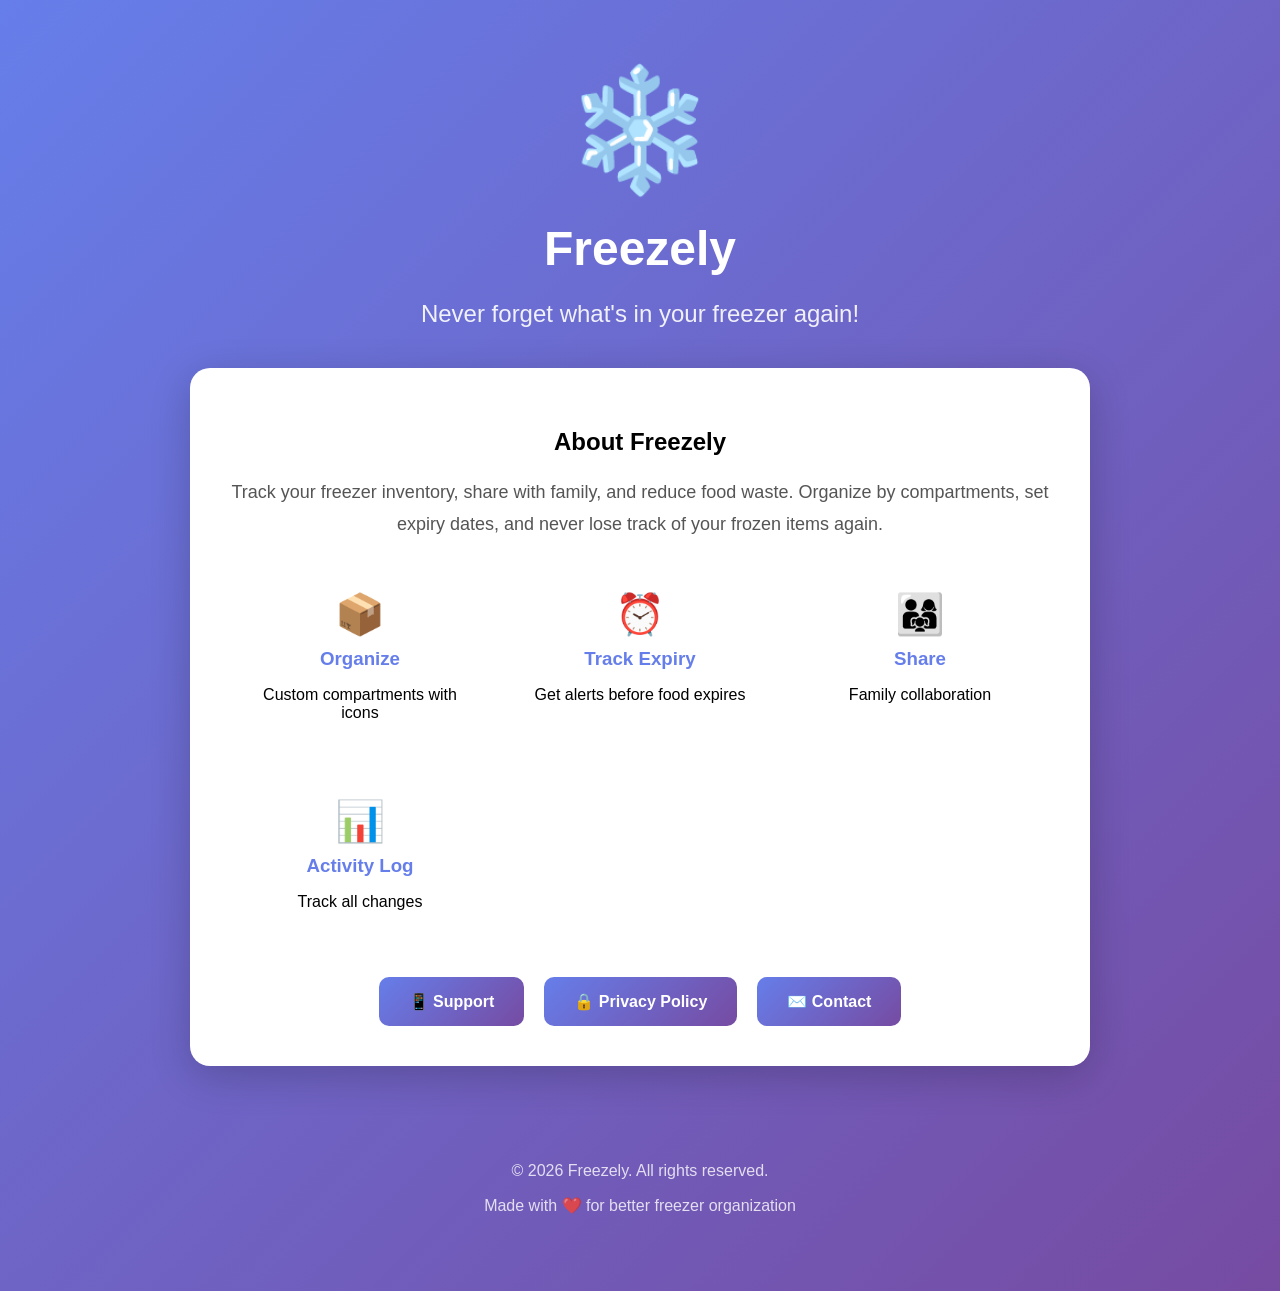
<file: index.html>
<!-- Updated: 16. feb 2026 22:13:14 -->
<!DOCTYPE html>
<html lang="en">
<head>
    <meta charset="UTF-8">
    <meta name="viewport" content="width=device-width, initial-scale=1.0">
    <title>Freezely - Track Your Freezer Inventory</title>
    <style>
        body {
            font-family: -apple-system, BlinkMacSystemFont, 'Segoe UI', Roboto, Oxygen, Ubuntu, Cantarell, sans-serif;
            margin: 0;
            padding: 0;
            background: linear-gradient(135deg, #667eea 0%, #764ba2 100%);
            min-height: 100vh;
        }
        .container {
            max-width: 900px;
            margin: 0 auto;
            padding: 40px 20px;
            text-align: center;
        }
        .icon {
            font-size: 120px;
            margin: 20px 0;
        }
        h1 {
            color: white;
            font-size: 48px;
            margin: 20px 0;
        }
        .tagline {
            color: rgba(255, 255, 255, 0.9);
            font-size: 24px;
            margin-bottom: 40px;
        }
        .card {
            background: white;
            border-radius: 20px;
            padding: 40px;
            margin: 30px 0;
            box-shadow: 0 10px 40px rgba(0,0,0,0.2);
        }
        .links {
            display: flex;
            gap: 20px;
            justify-content: center;
            flex-wrap: wrap;
            margin-top: 30px;
        }
        .link-button {
            background: linear-gradient(135deg, #667eea 0%, #764ba2 100%);
            color: white;
            padding: 15px 30px;
            border-radius: 10px;
            text-decoration: none;
            font-weight: bold;
            font-size: 16px;
            transition: transform 0.2s;
            display: inline-block;
        }
        .link-button:hover {
            transform: translateY(-2px);
        }
        .features {
            display: grid;
            grid-template-columns: repeat(auto-fit, minmax(200px, 1fr));
            gap: 20px;
            margin: 30px 0;
        }
        .feature {
            padding: 20px;
        }
        .feature-icon {
            font-size: 40px;
            margin-bottom: 10px;
        }
        .feature h3 {
            color: #667eea;
            margin: 10px 0;
        }
        footer {
            color: rgba(255, 255, 255, 0.8);
            margin-top: 60px;
            padding: 20px;
        }
    </style>
</head>
<body>
    <div class="container">
        <div class="icon">❄️</div>
        <h1>Freezely</h1>
        <p class="tagline">Never forget what's in your freezer again!</p>

        <div class="card">
            <h2>About Freezely</h2>
            <p style="font-size: 18px; color: #555; line-height: 1.8;">
                Track your freezer inventory, share with family, and reduce food waste.
                Organize by compartments, set expiry dates, and never lose track of your frozen items again.
            </p>

            <div class="features">
                <div class="feature">
                    <div class="feature-icon">📦</div>
                    <h3>Organize</h3>
                    <p>Custom compartments with icons</p>
                </div>
                <div class="feature">
                    <div class="feature-icon">⏰</div>
                    <h3>Track Expiry</h3>
                    <p>Get alerts before food expires</p>
                </div>
                <div class="feature">
                    <div class="feature-icon">👨‍👩‍👧</div>
                    <h3>Share</h3>
                    <p>Family collaboration</p>
                </div>
                <div class="feature">
                    <div class="feature-icon">📊</div>
                    <h3>Activity Log</h3>
                    <p>Track all changes</p>
                </div>
            </div>

            <div class="links">
                <a href="support.html" class="link-button">📱 Support</a>
                <a href="privacy-policy.html" class="link-button">🔒 Privacy Policy</a>
                <a href="mailto:nicolajhansen97@gmail.com" class="link-button">✉️ Contact</a>
            </div>
        </div>

        <footer>
            <p>© 2026 Freezely. All rights reserved.</p>
            <p>Made with ❤️ for better freezer organization</p>
        </footer>
    </div>
</body>
</html>
</file>
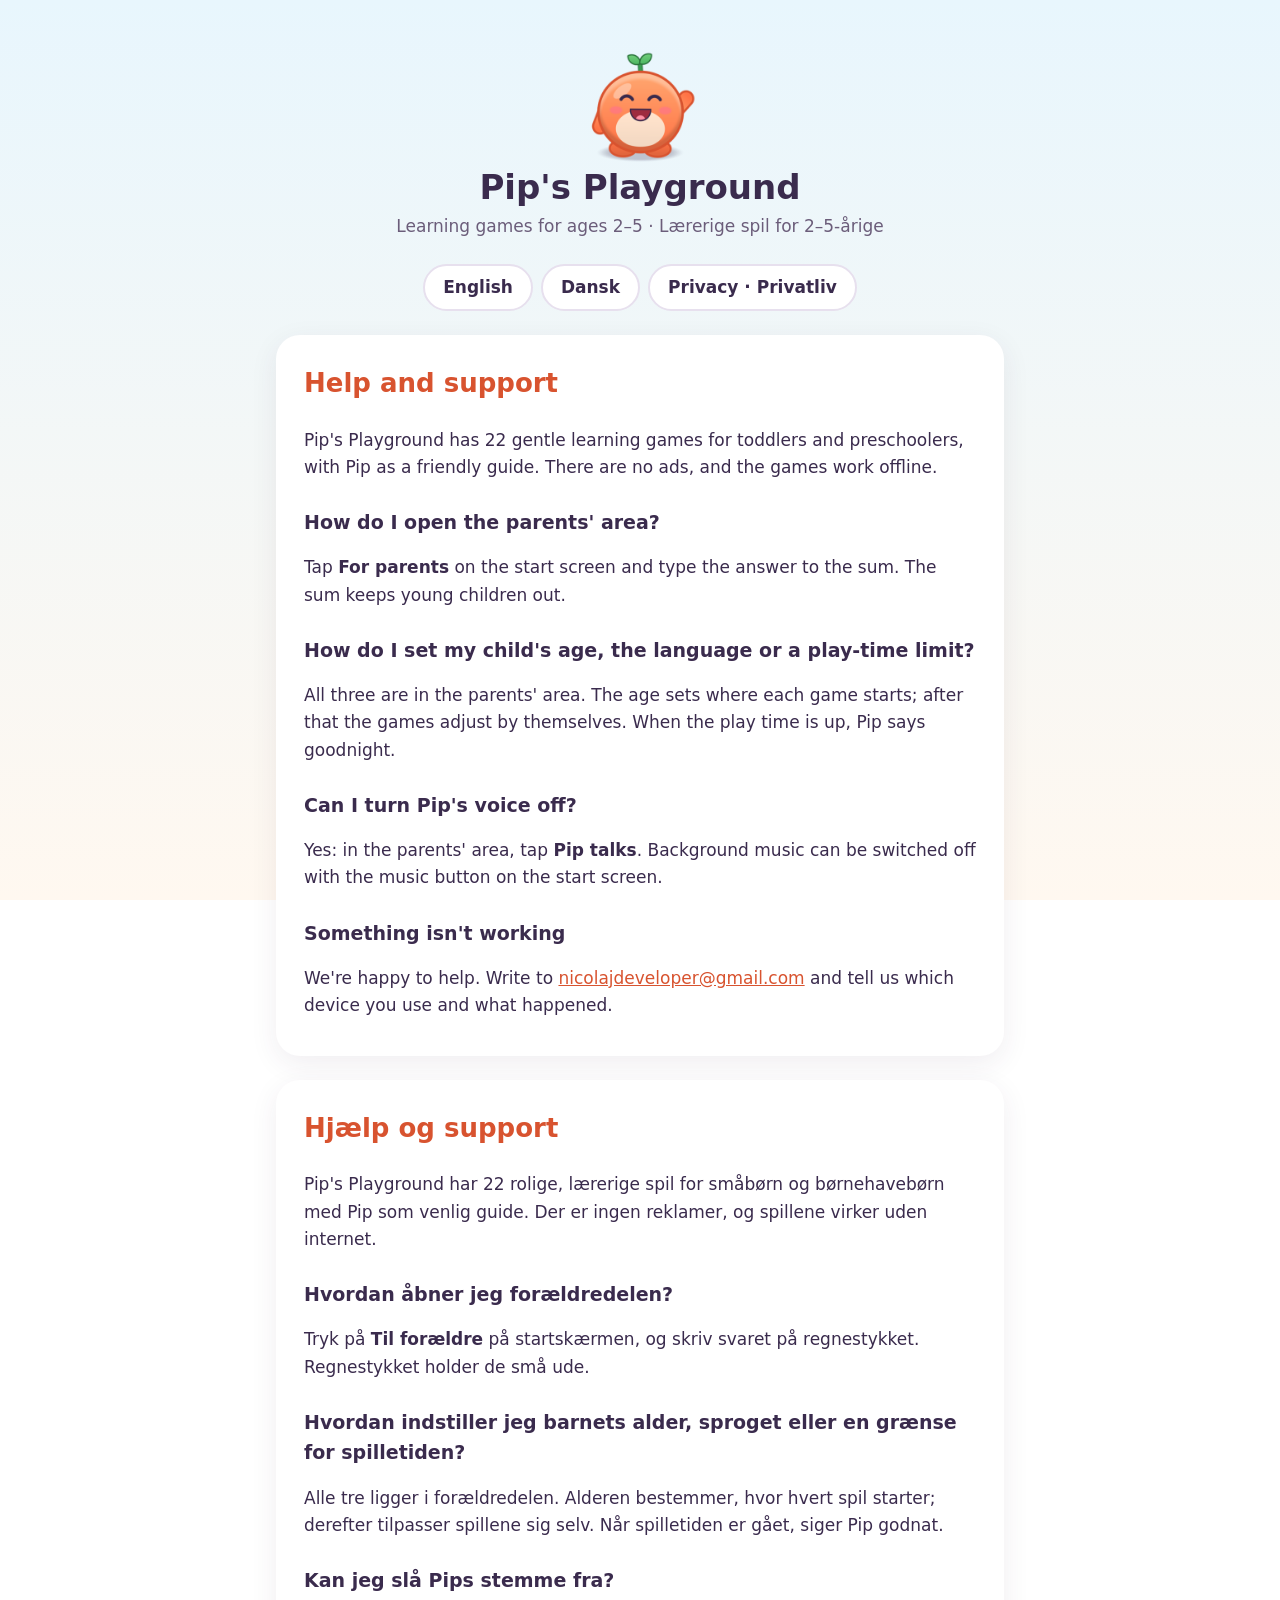
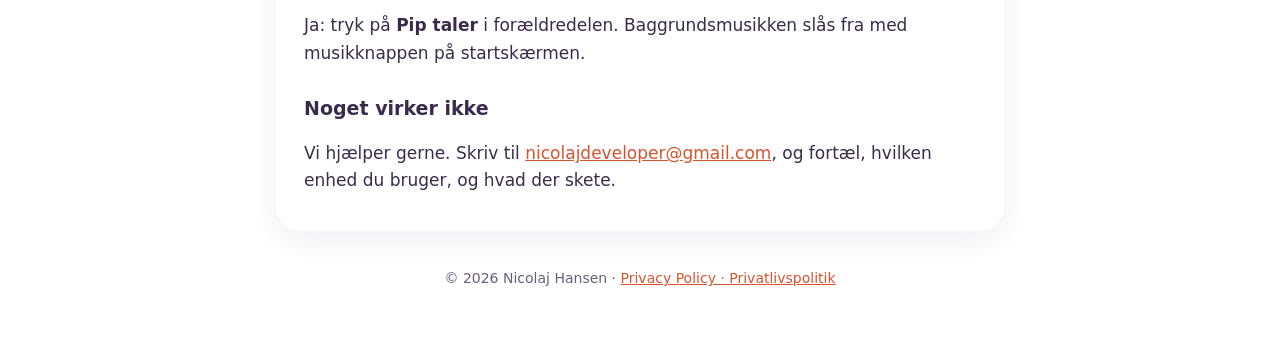
<file: pips-playground/index.html>
<!doctype html>
<html lang="en">
<head>
<meta charset="utf-8">
<meta name="viewport" content="width=device-width, initial-scale=1">
<title>Pip's Playground · Help and support</title>
<meta name="description" content="Help and support for Pip's Playground, learning games for children aged 2 to 5.">
<link rel="stylesheet" href="style.css">
</head>
<body>
<div class="page">
  <header>
    <img src="pip.png" alt="Pip waving">
    <h1>Pip's Playground</h1>
    <p>Learning games for ages 2–5 · Lærerige spil for 2–5-årige</p>
  </header>

  <nav>
    <a href="#en">English</a>
    <a href="#da">Dansk</a>
    <a href="privacy.html">Privacy · Privatliv</a>
  </nav>

  <section class="lang" id="en" lang="en">
    <h2>Help and support</h2>
    <p>Pip's Playground has 22 gentle learning games for toddlers and preschoolers, with Pip as a friendly guide. There are no ads, and the games work offline.</p>

    <h3>How do I open the parents' area?</h3>
    <p>Tap <strong>For parents</strong> on the start screen and type the answer to the sum. The sum keeps young children out.</p>

    <h3>How do I set my child's age, the language or a play-time limit?</h3>
    <p>All three are in the parents' area. The age sets where each game starts; after that the games adjust by themselves. When the play time is up, Pip says goodnight.</p>

    <h3>Can I turn Pip's voice off?</h3>
    <p>Yes: in the parents' area, tap <strong>Pip talks</strong>. Background music can be switched off with the music button on the start screen.</p>

    <h3>Something isn't working</h3>
    <p>We're happy to help. Write to <a href="mailto:nicolajdeveloper@gmail.com">nicolajdeveloper@gmail.com</a> and tell us which device you use and what happened.</p>
  </section>

  <section class="lang" id="da" lang="da">
    <h2>Hjælp og support</h2>
    <p>Pip's Playground har 22 rolige, lærerige spil for småbørn og børnehavebørn med Pip som venlig guide. Der er ingen reklamer, og spillene virker uden internet.</p>

    <h3>Hvordan åbner jeg forældredelen?</h3>
    <p>Tryk på <strong>Til forældre</strong> på startskærmen, og skriv svaret på regnestykket. Regnestykket holder de små ude.</p>

    <h3>Hvordan indstiller jeg barnets alder, sproget eller en grænse for spilletiden?</h3>
    <p>Alle tre ligger i forældredelen. Alderen bestemmer, hvor hvert spil starter; derefter tilpasser spillene sig selv. Når spilletiden er gået, siger Pip godnat.</p>

    <h3>Kan jeg slå Pips stemme fra?</h3>
    <p>Ja: tryk på <strong>Pip taler</strong> i forældredelen. Baggrundsmusikken slås fra med musikknappen på startskærmen.</p>

    <h3>Noget virker ikke</h3>
    <p>Vi hjælper gerne. Skriv til <a href="mailto:nicolajdeveloper@gmail.com">nicolajdeveloper@gmail.com</a>, og fortæl, hvilken enhed du bruger, og hvad der skete.</p>
  </section>

  <footer>© 2026 Nicolaj Hansen · <a href="privacy.html">Privacy Policy · Privatlivspolitik</a></footer>
</div>
</body>
</html>
</file>
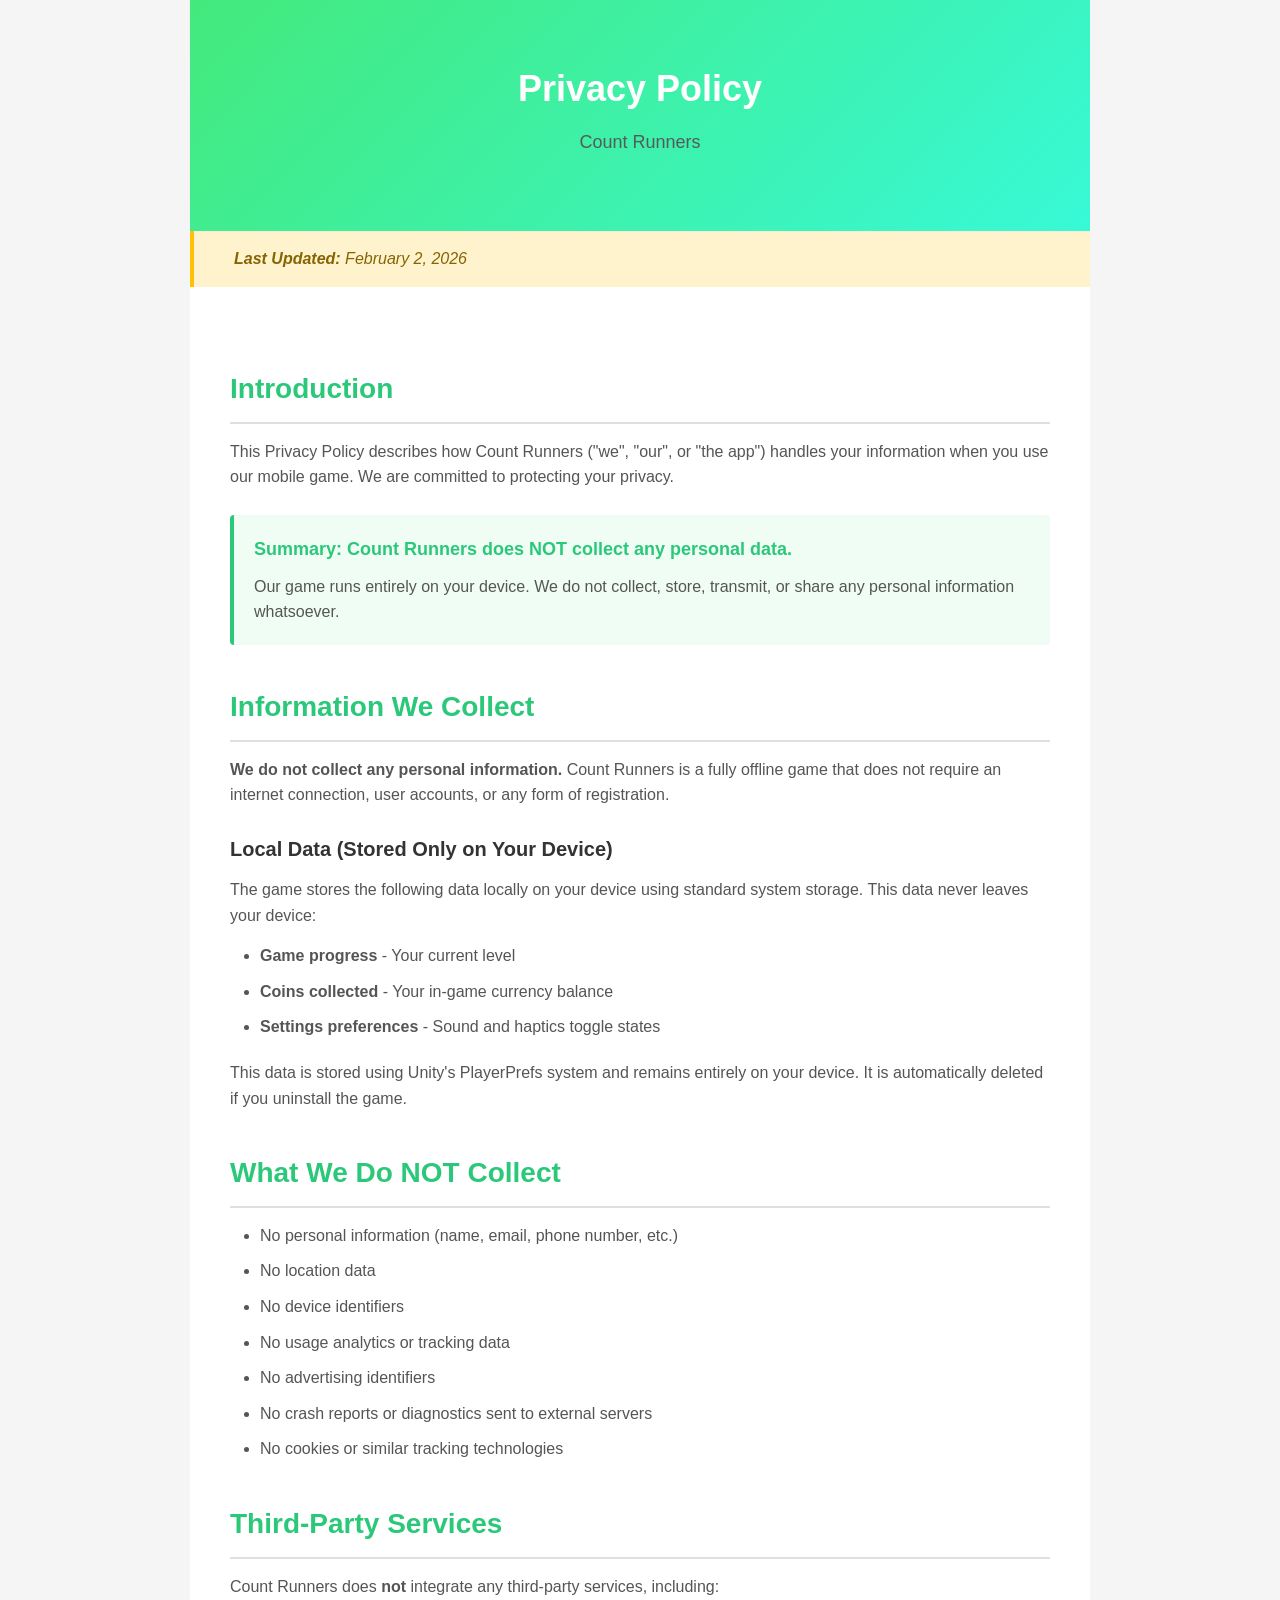
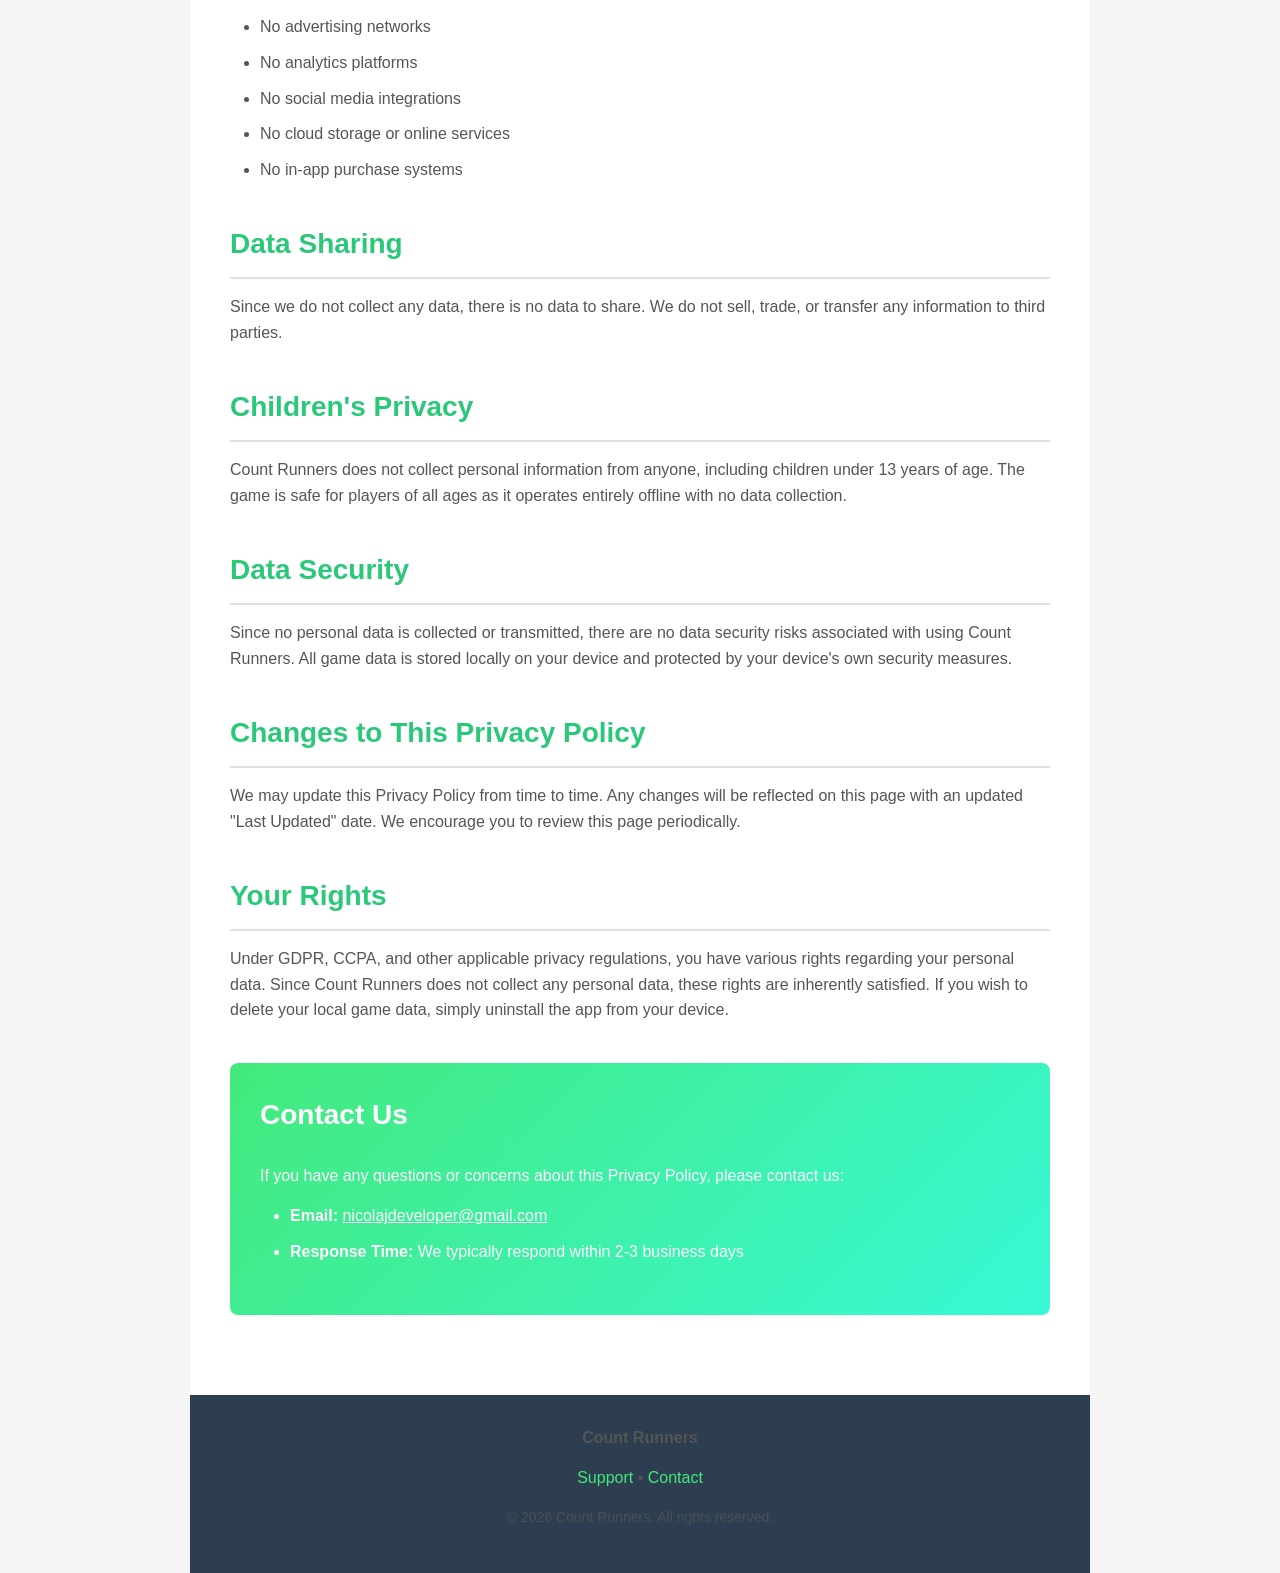
<file: count-runners-privacy-policy.html>
<!DOCTYPE html>
<html lang="en">
<head>
    <meta charset="UTF-8">
    <meta name="viewport" content="width=device-width, initial-scale=1.0">
    <title>Privacy Policy - Count Runners</title>
    <style>
        * {
            margin: 0;
            padding: 0;
            box-sizing: border-box;
        }

        body {
            font-family: -apple-system, BlinkMacSystemFont, 'Segoe UI', 'Roboto', 'Oxygen', 'Ubuntu', 'Cantarell', sans-serif;
            line-height: 1.6;
            color: #333;
            background: #f5f5f5;
        }

        .container {
            max-width: 900px;
            margin: 0 auto;
            background: white;
            min-height: 100vh;
        }

        .header {
            background: linear-gradient(135deg, #43e97b 0%, #38f9d7 100%);
            color: white;
            padding: 60px 40px;
            text-align: center;
        }

        .header h1 {
            font-size: 36px;
            margin-bottom: 10px;
            font-weight: 600;
        }

        .header p {
            font-size: 18px;
            opacity: 0.95;
        }

        .last-updated {
            background: #fff3cd;
            padding: 15px 40px;
            border-left: 4px solid #ffc107;
            font-style: italic;
            color: #856404;
        }

        .content {
            padding: 40px;
        }

        h2 {
            color: #2bc87a;
            font-size: 28px;
            margin-top: 40px;
            margin-bottom: 15px;
            padding-bottom: 10px;
            border-bottom: 2px solid #e0e0e0;
        }

        h3 {
            color: #333;
            font-size: 20px;
            margin-top: 25px;
            margin-bottom: 12px;
        }

        p {
            margin-bottom: 15px;
            color: #555;
        }

        ul {
            margin-left: 30px;
            margin-bottom: 20px;
        }

        ul li {
            margin-bottom: 10px;
            color: #555;
        }

        .highlight-box {
            background: #f0fdf4;
            border-left: 4px solid #2bc87a;
            padding: 20px;
            margin: 25px 0;
            border-radius: 4px;
        }

        .highlight-box strong {
            color: #2bc87a;
            font-size: 18px;
        }

        .contact-box {
            background: linear-gradient(135deg, #43e97b 0%, #38f9d7 100%);
            color: white;
            padding: 30px;
            border-radius: 8px;
            margin: 40px 0;
        }

        .contact-box h2 {
            color: white;
            border: none;
            margin-top: 0;
        }

        .contact-box a {
            color: #fff;
            text-decoration: underline;
        }

        .contact-box p, .contact-box li {
            color: #fff;
        }

        .footer {
            background: #2c3e50;
            color: white;
            padding: 30px 40px;
            text-align: center;
        }

        .footer a {
            color: #43e97b;
            text-decoration: none;
        }

        .footer a:hover {
            text-decoration: underline;
        }

        @media (max-width: 768px) {
            .header {
                padding: 40px 20px;
            }

            .header h1 {
                font-size: 28px;
            }

            .content {
                padding: 30px 20px;
            }

            .last-updated {
                padding: 15px 20px;
            }

            h2 {
                font-size: 24px;
            }
        }
    </style>
</head>
<body>
    <div class="container">
        <div class="header">
            <h1>Privacy Policy</h1>
            <p>Count Runners</p>
        </div>

        <div class="last-updated">
            <strong>Last Updated:</strong> February 2, 2026
        </div>

        <div class="content">
            <h2>Introduction</h2>
            <p>This Privacy Policy describes how Count Runners ("we", "our", or "the app") handles your information when you use our mobile game. We are committed to protecting your privacy.</p>

            <div class="highlight-box">
                <strong>Summary: Count Runners does NOT collect any personal data.</strong>
                <p style="margin-top: 10px; margin-bottom: 0;">Our game runs entirely on your device. We do not collect, store, transmit, or share any personal information whatsoever.</p>
            </div>

            <h2>Information We Collect</h2>
            <p><strong>We do not collect any personal information.</strong> Count Runners is a fully offline game that does not require an internet connection, user accounts, or any form of registration.</p>

            <h3>Local Data (Stored Only on Your Device)</h3>
            <p>The game stores the following data locally on your device using standard system storage. This data never leaves your device:</p>
            <ul>
                <li><strong>Game progress</strong> - Your current level</li>
                <li><strong>Coins collected</strong> - Your in-game currency balance</li>
                <li><strong>Settings preferences</strong> - Sound and haptics toggle states</li>
            </ul>
            <p>This data is stored using Unity's PlayerPrefs system and remains entirely on your device. It is automatically deleted if you uninstall the game.</p>

            <h2>What We Do NOT Collect</h2>
            <ul>
                <li>No personal information (name, email, phone number, etc.)</li>
                <li>No location data</li>
                <li>No device identifiers</li>
                <li>No usage analytics or tracking data</li>
                <li>No advertising identifiers</li>
                <li>No crash reports or diagnostics sent to external servers</li>
                <li>No cookies or similar tracking technologies</li>
            </ul>

            <h2>Third-Party Services</h2>
            <p>Count Runners does <strong>not</strong> integrate any third-party services, including:</p>
            <ul>
                <li>No advertising networks</li>
                <li>No analytics platforms</li>
                <li>No social media integrations</li>
                <li>No cloud storage or online services</li>
                <li>No in-app purchase systems</li>
            </ul>

            <h2>Data Sharing</h2>
            <p>Since we do not collect any data, there is no data to share. We do not sell, trade, or transfer any information to third parties.</p>

            <h2>Children's Privacy</h2>
            <p>Count Runners does not collect personal information from anyone, including children under 13 years of age. The game is safe for players of all ages as it operates entirely offline with no data collection.</p>

            <h2>Data Security</h2>
            <p>Since no personal data is collected or transmitted, there are no data security risks associated with using Count Runners. All game data is stored locally on your device and protected by your device's own security measures.</p>

            <h2>Changes to This Privacy Policy</h2>
            <p>We may update this Privacy Policy from time to time. Any changes will be reflected on this page with an updated "Last Updated" date. We encourage you to review this page periodically.</p>

            <h2>Your Rights</h2>
            <p>Under GDPR, CCPA, and other applicable privacy regulations, you have various rights regarding your personal data. Since Count Runners does not collect any personal data, these rights are inherently satisfied. If you wish to delete your local game data, simply uninstall the app from your device.</p>

            <div class="contact-box">
                <h2>Contact Us</h2>
                <p>If you have any questions or concerns about this Privacy Policy, please contact us:</p>
                <ul style="margin-top: 15px;">
                    <li><strong>Email:</strong> <a href="mailto:nicolajdeveloper@gmail.com">nicolajdeveloper@gmail.com</a></li>
                    <li><strong>Response Time:</strong> We typically respond within 2-3 business days</li>
                </ul>
            </div>
        </div>

        <div class="footer">
            <p><strong>Count Runners</strong></p>
            <p style="margin-top: 12px;">
                <a href="count-runners-support.html">Support</a> &bull;
                <a href="mailto:nicolajdeveloper@gmail.com">Contact</a>
            </p>
            <p style="margin-top: 15px; font-size: 14px; opacity: 0.8;">
                &copy; 2026 Count Runners. All rights reserved.
            </p>
        </div>
    </div>
</body>
</html>
</file>
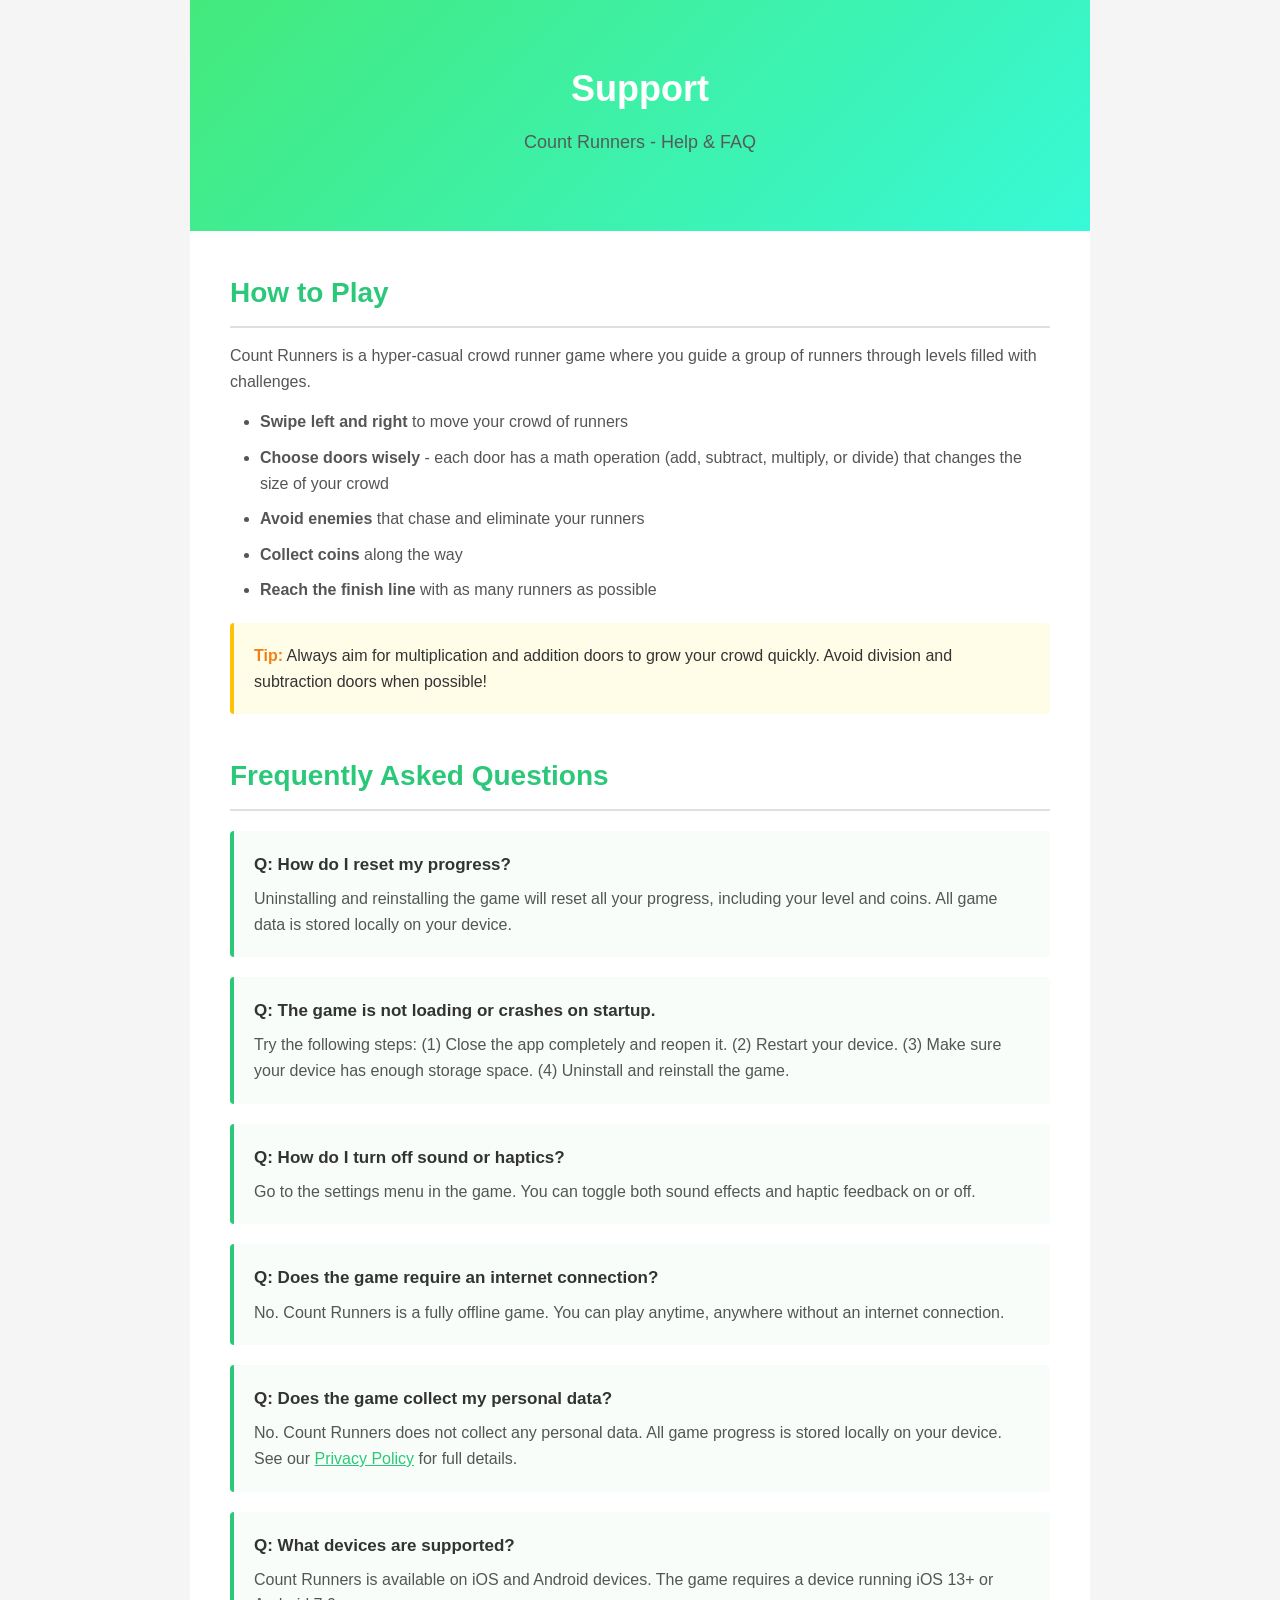
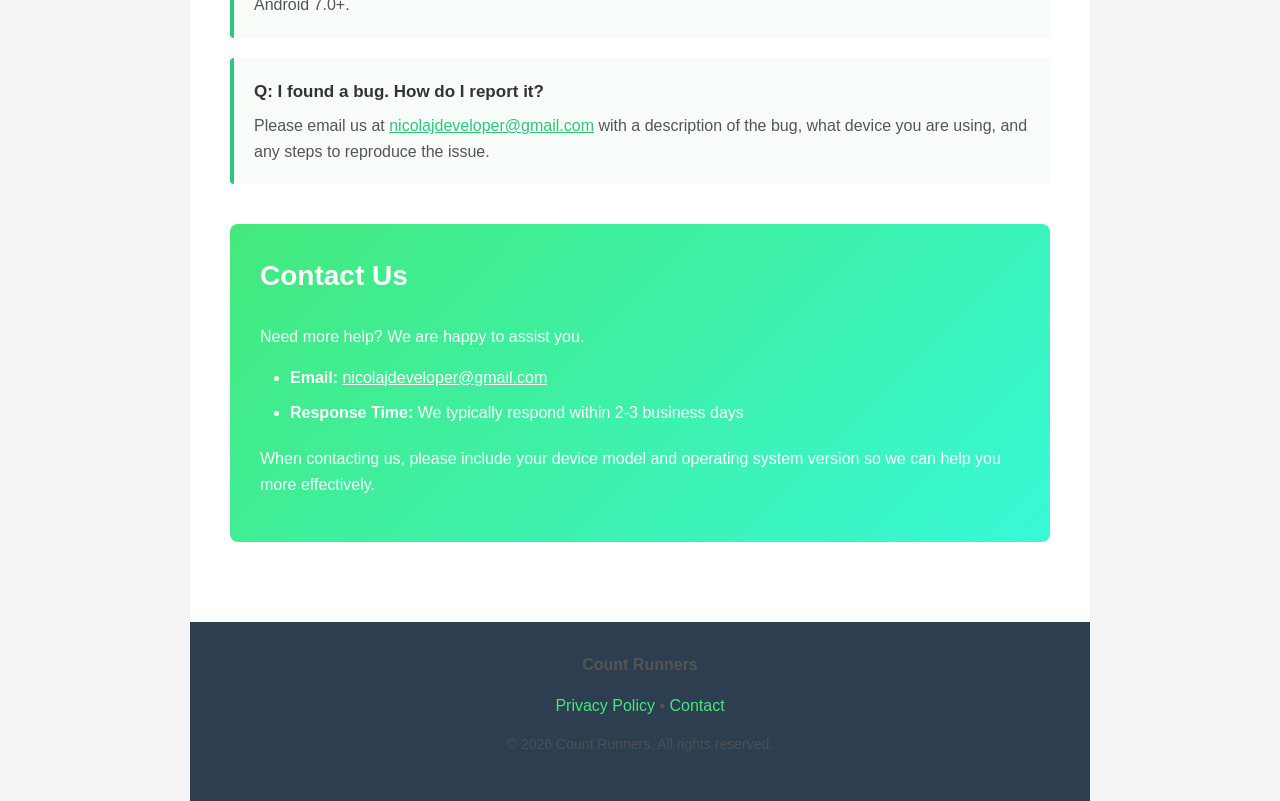
<file: count-runners-support.html>
<!DOCTYPE html>
<html lang="en">
<head>
    <meta charset="UTF-8">
    <meta name="viewport" content="width=device-width, initial-scale=1.0">
    <title>Support - Count Runners</title>
    <style>
        * {
            margin: 0;
            padding: 0;
            box-sizing: border-box;
        }

        body {
            font-family: -apple-system, BlinkMacSystemFont, 'Segoe UI', 'Roboto', 'Oxygen', 'Ubuntu', 'Cantarell', sans-serif;
            line-height: 1.6;
            color: #333;
            background: #f5f5f5;
        }

        .container {
            max-width: 900px;
            margin: 0 auto;
            background: white;
            min-height: 100vh;
        }

        .header {
            background: linear-gradient(135deg, #43e97b 0%, #38f9d7 100%);
            color: white;
            padding: 60px 40px;
            text-align: center;
        }

        .header h1 {
            font-size: 36px;
            margin-bottom: 10px;
            font-weight: 600;
        }

        .header p {
            font-size: 18px;
            opacity: 0.95;
        }

        .content {
            padding: 40px;
        }

        h2 {
            color: #2bc87a;
            font-size: 28px;
            margin-top: 40px;
            margin-bottom: 15px;
            padding-bottom: 10px;
            border-bottom: 2px solid #e0e0e0;
        }

        h2:first-child {
            margin-top: 0;
        }

        h3 {
            color: #333;
            font-size: 20px;
            margin-top: 25px;
            margin-bottom: 12px;
        }

        p {
            margin-bottom: 15px;
            color: #555;
        }

        ul {
            margin-left: 30px;
            margin-bottom: 20px;
        }

        ul li {
            margin-bottom: 10px;
            color: #555;
        }

        .faq-item {
            background: #f8fdf9;
            border-left: 4px solid #2bc87a;
            padding: 20px;
            margin: 20px 0;
            border-radius: 4px;
        }

        .faq-item strong {
            color: #333;
            font-size: 17px;
            display: block;
            margin-bottom: 8px;
        }

        .faq-item p {
            margin-bottom: 0;
        }

        .contact-box {
            background: linear-gradient(135deg, #43e97b 0%, #38f9d7 100%);
            color: white;
            padding: 30px;
            border-radius: 8px;
            margin: 40px 0;
        }

        .contact-box h2 {
            color: white;
            border: none;
            margin-top: 0;
        }

        .contact-box a {
            color: #fff;
            text-decoration: underline;
        }

        .contact-box p, .contact-box li {
            color: #fff;
        }

        .tip-box {
            background: #fffde7;
            border-left: 4px solid #ffc107;
            padding: 20px;
            margin: 20px 0;
            border-radius: 4px;
        }

        .tip-box strong {
            color: #f57f17;
        }

        .footer {
            background: #2c3e50;
            color: white;
            padding: 30px 40px;
            text-align: center;
        }

        .footer a {
            color: #43e97b;
            text-decoration: none;
        }

        .footer a:hover {
            text-decoration: underline;
        }

        @media (max-width: 768px) {
            .header {
                padding: 40px 20px;
            }

            .header h1 {
                font-size: 28px;
            }

            .content {
                padding: 30px 20px;
            }

            h2 {
                font-size: 24px;
            }
        }
    </style>
</head>
<body>
    <div class="container">
        <div class="header">
            <h1>Support</h1>
            <p>Count Runners - Help &amp; FAQ</p>
        </div>

        <div class="content">
            <h2>How to Play</h2>
            <p>Count Runners is a hyper-casual crowd runner game where you guide a group of runners through levels filled with challenges.</p>
            <ul>
                <li><strong>Swipe left and right</strong> to move your crowd of runners</li>
                <li><strong>Choose doors wisely</strong> - each door has a math operation (add, subtract, multiply, or divide) that changes the size of your crowd</li>
                <li><strong>Avoid enemies</strong> that chase and eliminate your runners</li>
                <li><strong>Collect coins</strong> along the way</li>
                <li><strong>Reach the finish line</strong> with as many runners as possible</li>
            </ul>

            <div class="tip-box">
                <strong>Tip:</strong> Always aim for multiplication and addition doors to grow your crowd quickly. Avoid division and subtraction doors when possible!
            </div>

            <h2>Frequently Asked Questions</h2>

            <div class="faq-item">
                <strong>Q: How do I reset my progress?</strong>
                <p>Uninstalling and reinstalling the game will reset all your progress, including your level and coins. All game data is stored locally on your device.</p>
            </div>

            <div class="faq-item">
                <strong>Q: The game is not loading or crashes on startup.</strong>
                <p>Try the following steps: (1) Close the app completely and reopen it. (2) Restart your device. (3) Make sure your device has enough storage space. (4) Uninstall and reinstall the game.</p>
            </div>

            <div class="faq-item">
                <strong>Q: How do I turn off sound or haptics?</strong>
                <p>Go to the settings menu in the game. You can toggle both sound effects and haptic feedback on or off.</p>
            </div>

            <div class="faq-item">
                <strong>Q: Does the game require an internet connection?</strong>
                <p>No. Count Runners is a fully offline game. You can play anytime, anywhere without an internet connection.</p>
            </div>

            <div class="faq-item">
                <strong>Q: Does the game collect my personal data?</strong>
                <p>No. Count Runners does not collect any personal data. All game progress is stored locally on your device. See our <a href="count-runners-privacy-policy.html" style="color: #2bc87a;">Privacy Policy</a> for full details.</p>
            </div>

            <div class="faq-item">
                <strong>Q: What devices are supported?</strong>
                <p>Count Runners is available on iOS and Android devices. The game requires a device running iOS 13+ or Android 7.0+.</p>
            </div>

            <div class="faq-item">
                <strong>Q: I found a bug. How do I report it?</strong>
                <p>Please email us at <a href="mailto:nicolajdeveloper@gmail.com" style="color: #2bc87a;">nicolajdeveloper@gmail.com</a> with a description of the bug, what device you are using, and any steps to reproduce the issue.</p>
            </div>

            <div class="contact-box">
                <h2>Contact Us</h2>
                <p>Need more help? We are happy to assist you.</p>
                <ul style="margin-top: 15px;">
                    <li><strong>Email:</strong> <a href="mailto:nicolajdeveloper@gmail.com">nicolajdeveloper@gmail.com</a></li>
                    <li><strong>Response Time:</strong> We typically respond within 2-3 business days</li>
                </ul>
                <p style="margin-top: 15px;">When contacting us, please include your device model and operating system version so we can help you more effectively.</p>
            </div>
        </div>

        <div class="footer">
            <p><strong>Count Runners</strong></p>
            <p style="margin-top: 12px;">
                <a href="count-runners-privacy-policy.html">Privacy Policy</a> &bull;
                <a href="mailto:nicolajdeveloper@gmail.com">Contact</a>
            </p>
            <p style="margin-top: 15px; font-size: 14px; opacity: 0.8;">
                &copy; 2026 Count Runners. All rights reserved.
            </p>
        </div>
    </div>
</body>
</html>
</file>
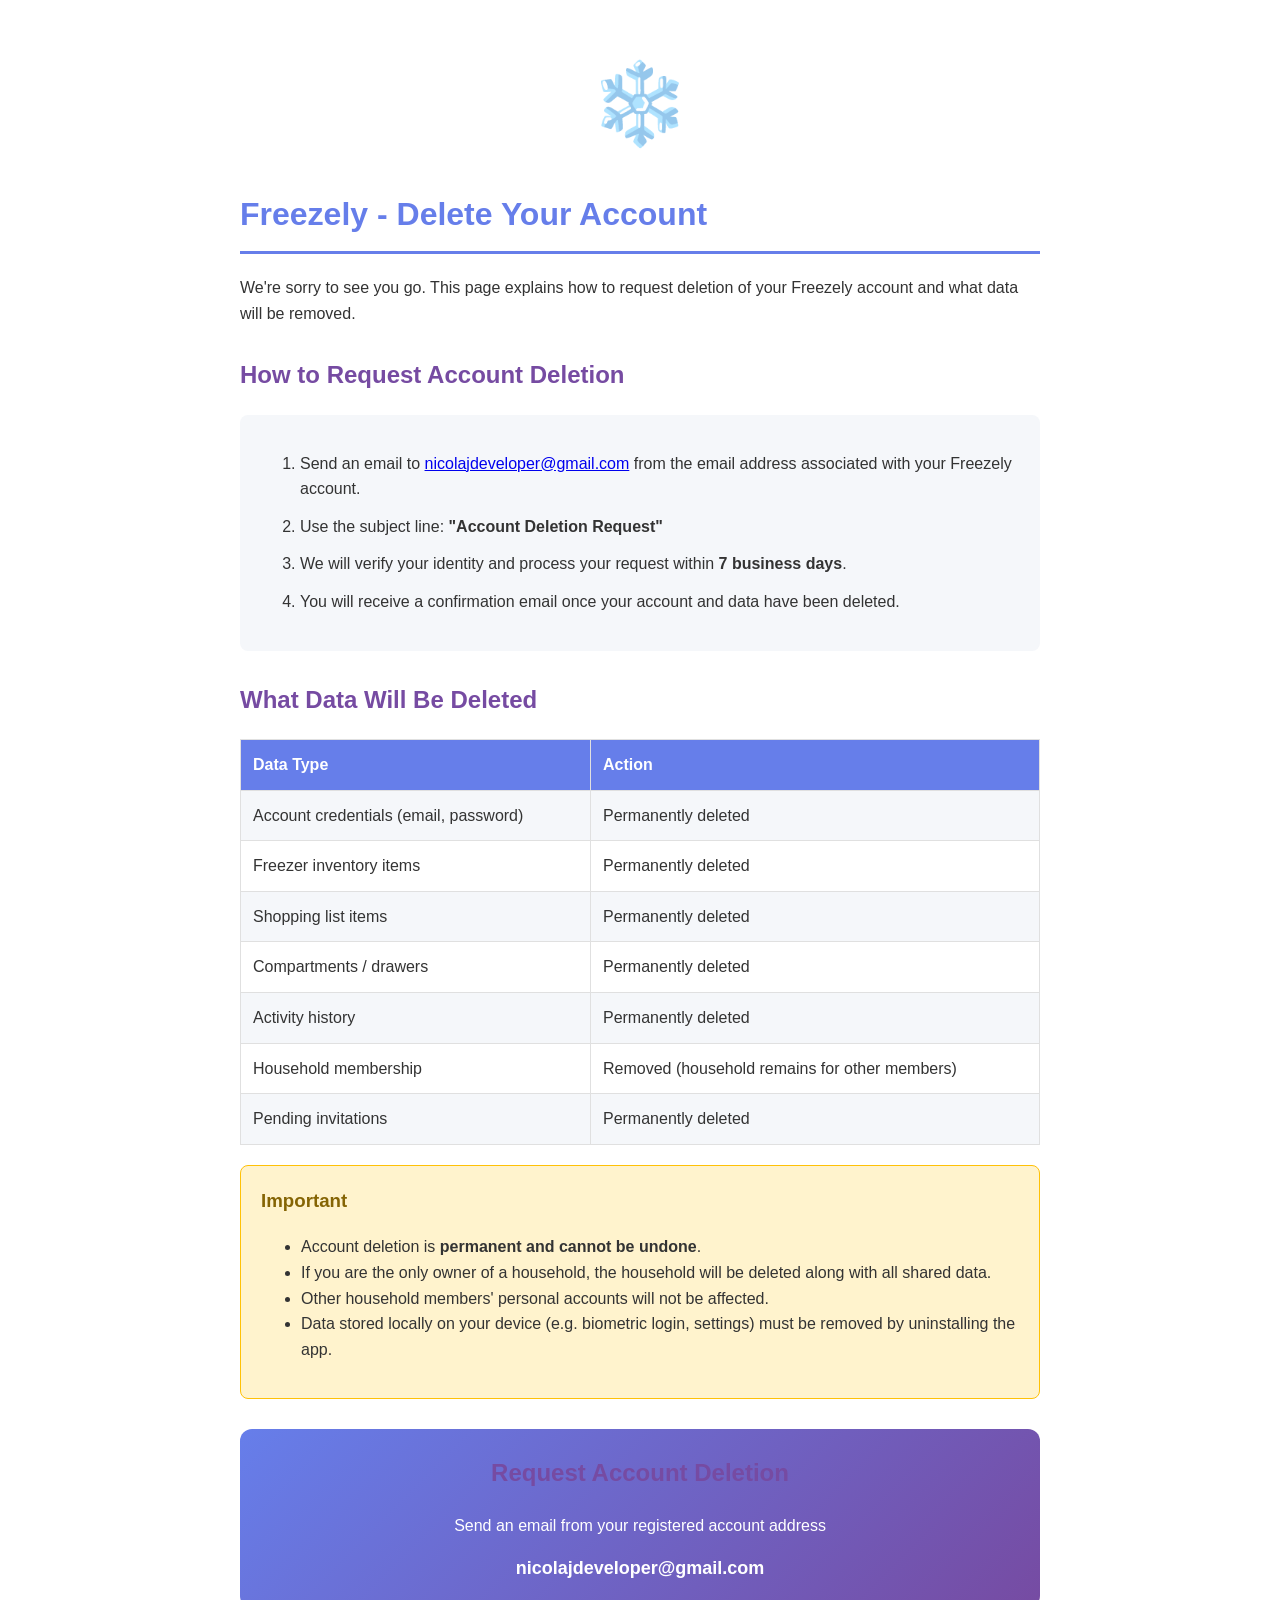
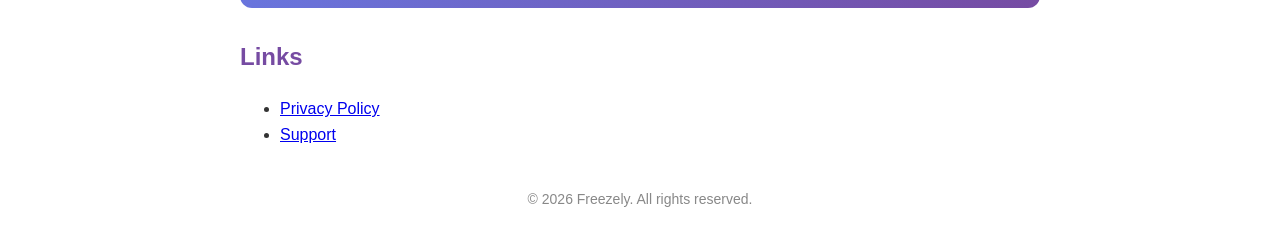
<file: delete-account.html>
<!DOCTYPE html>
<html lang="en">
<head>
    <meta charset="UTF-8">
    <meta name="viewport" content="width=device-width, initial-scale=1.0">
    <title>Delete Account - Freezely</title>
    <style>
        body {
            font-family: -apple-system, BlinkMacSystemFont, 'Segoe UI', Roboto, Oxygen, Ubuntu, Cantarell, sans-serif;
            line-height: 1.6;
            max-width: 800px;
            margin: 0 auto;
            padding: 20px;
            color: #333;
        }
        h1 {
            color: #667eea;
            border-bottom: 3px solid #667eea;
            padding-bottom: 10px;
        }
        h2 {
            color: #764ba2;
            margin-top: 30px;
        }
        .app-icon {
            text-align: center;
            font-size: 80px;
            margin: 20px 0;
        }
        .warning-card {
            background: #fff3cd;
            border: 1px solid #ffc107;
            padding: 20px;
            border-radius: 8px;
            margin: 20px 0;
        }
        .warning-card h3 {
            margin-top: 0;
            color: #856404;
        }
        .steps {
            background: #f5f7fa;
            padding: 20px;
            border-radius: 8px;
            margin: 20px 0;
        }
        .steps ol li {
            margin-bottom: 12px;
        }
        .contact-card {
            background: linear-gradient(135deg, #667eea 0%, #764ba2 100%);
            color: white;
            padding: 25px;
            border-radius: 12px;
            margin: 30px 0;
            text-align: center;
        }
        .contact-card a {
            color: white;
            text-decoration: none;
            font-weight: bold;
            font-size: 18px;
        }
        .data-table {
            width: 100%;
            border-collapse: collapse;
            margin: 20px 0;
        }
        .data-table th, .data-table td {
            border: 1px solid #e0e0e0;
            padding: 12px;
            text-align: left;
        }
        .data-table th {
            background: #667eea;
            color: white;
        }
        .data-table tr:nth-child(even) {
            background: #f5f7fa;
        }
    </style>
</head>
<body>
    <div class="app-icon">❄️</div>
    <h1>Freezely - Delete Your Account</h1>
    <p>We're sorry to see you go. This page explains how to request deletion of your Freezely account and what data will be removed.</p>

    <h2>How to Request Account Deletion</h2>
    <div class="steps">
        <ol>
            <li>Send an email to <a href="mailto:nicolajdeveloper@gmail.com">nicolajdeveloper@gmail.com</a> from the email address associated with your Freezely account.</li>
            <li>Use the subject line: <strong>"Account Deletion Request"</strong></li>
            <li>We will verify your identity and process your request within <strong>7 business days</strong>.</li>
            <li>You will receive a confirmation email once your account and data have been deleted.</li>
        </ol>
    </div>

    <h2>What Data Will Be Deleted</h2>
    <table class="data-table">
        <tr>
            <th>Data Type</th>
            <th>Action</th>
        </tr>
        <tr>
            <td>Account credentials (email, password)</td>
            <td>Permanently deleted</td>
        </tr>
        <tr>
            <td>Freezer inventory items</td>
            <td>Permanently deleted</td>
        </tr>
        <tr>
            <td>Shopping list items</td>
            <td>Permanently deleted</td>
        </tr>
        <tr>
            <td>Compartments / drawers</td>
            <td>Permanently deleted</td>
        </tr>
        <tr>
            <td>Activity history</td>
            <td>Permanently deleted</td>
        </tr>
        <tr>
            <td>Household membership</td>
            <td>Removed (household remains for other members)</td>
        </tr>
        <tr>
            <td>Pending invitations</td>
            <td>Permanently deleted</td>
        </tr>
    </table>

    <div class="warning-card">
        <h3>Important</h3>
        <ul>
            <li>Account deletion is <strong>permanent and cannot be undone</strong>.</li>
            <li>If you are the only owner of a household, the household will be deleted along with all shared data.</li>
            <li>Other household members' personal accounts will not be affected.</li>
            <li>Data stored locally on your device (e.g. biometric login, settings) must be removed by uninstalling the app.</li>
        </ul>
    </div>

    <div class="contact-card">
        <h2 style="margin-top: 0;">Request Account Deletion</h2>
        <p>Send an email from your registered account address</p>
        <a href="mailto:nicolajdeveloper@gmail.com?subject=Account%20Deletion%20Request">nicolajdeveloper@gmail.com</a>
    </div>

    <h2>Links</h2>
    <ul>
        <li><a href="privacy-policy.html">Privacy Policy</a></li>
        <li><a href="support.html">Support</a></li>
    </ul>

    <p style="text-align: center; margin-top: 40px; color: #888; font-size: 14px;">
        &copy; 2026 Freezely. All rights reserved.
    </p>
</body>
</html>
</file>
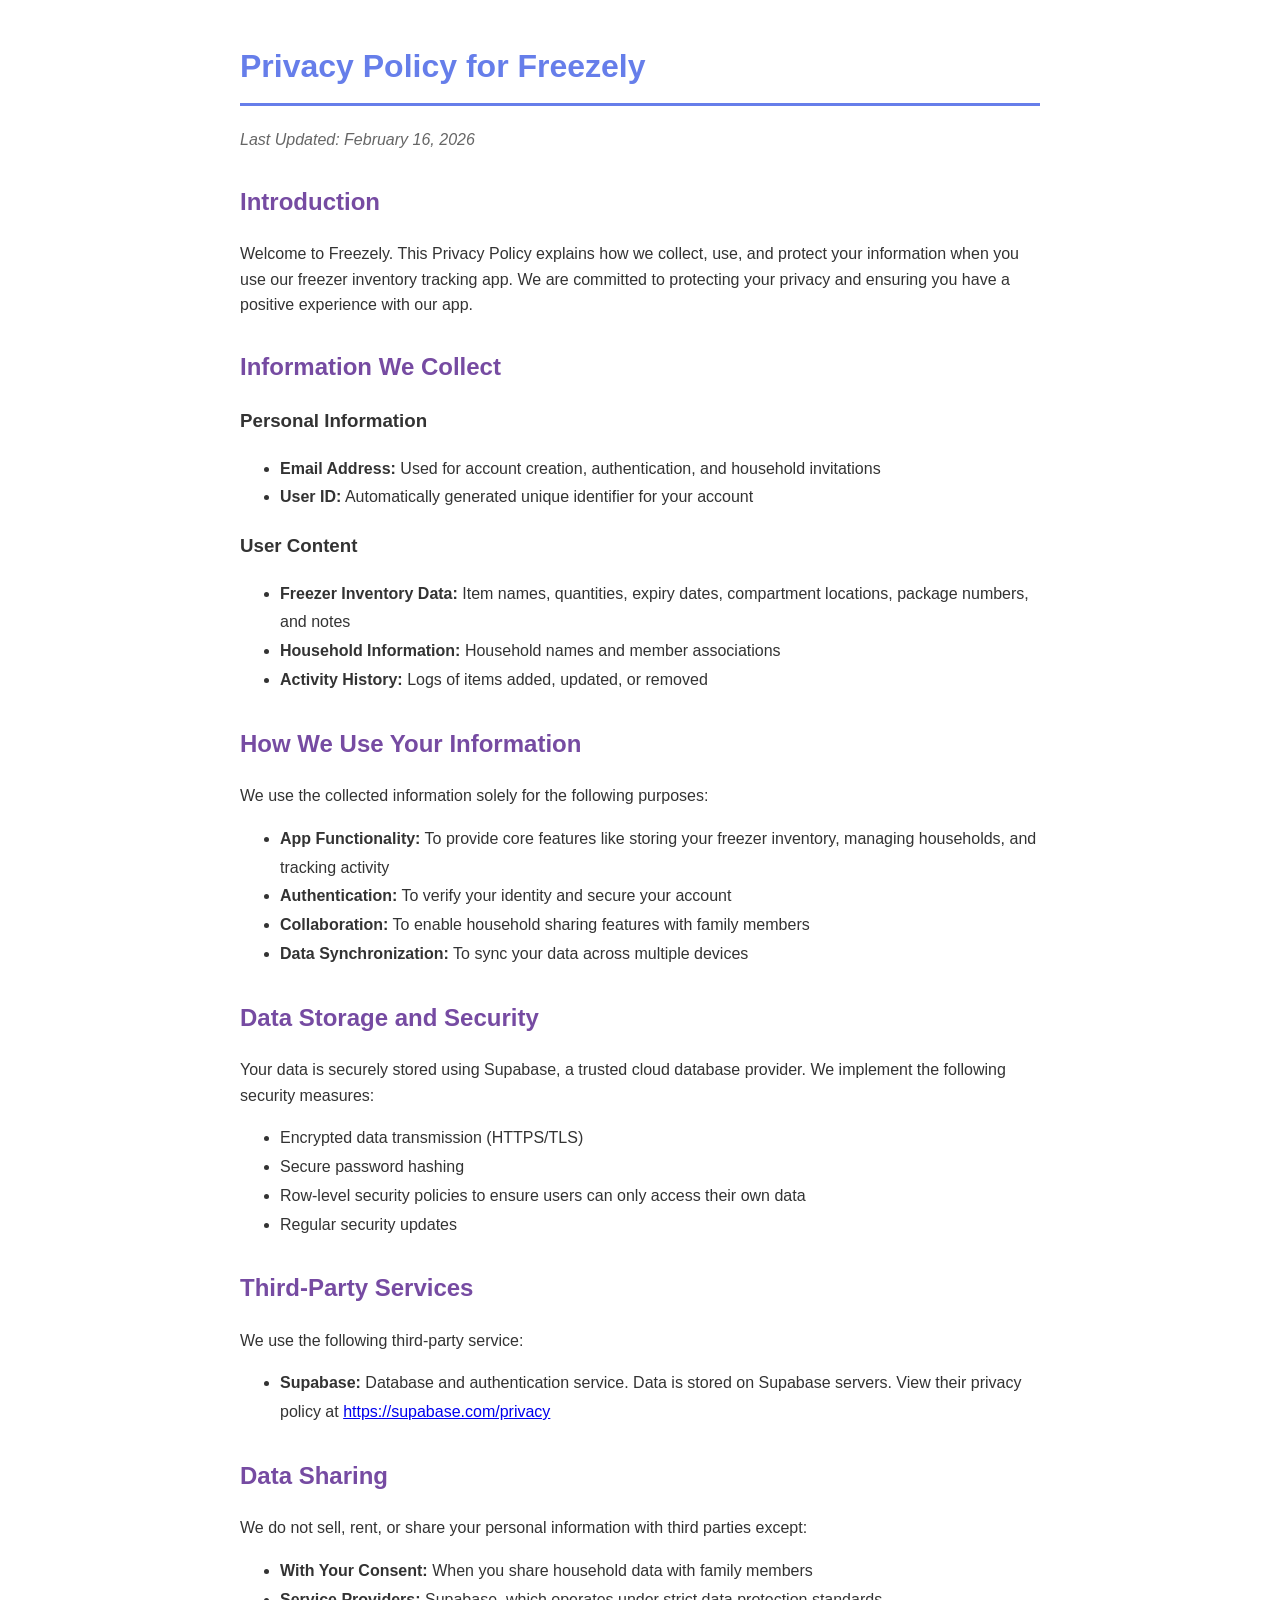
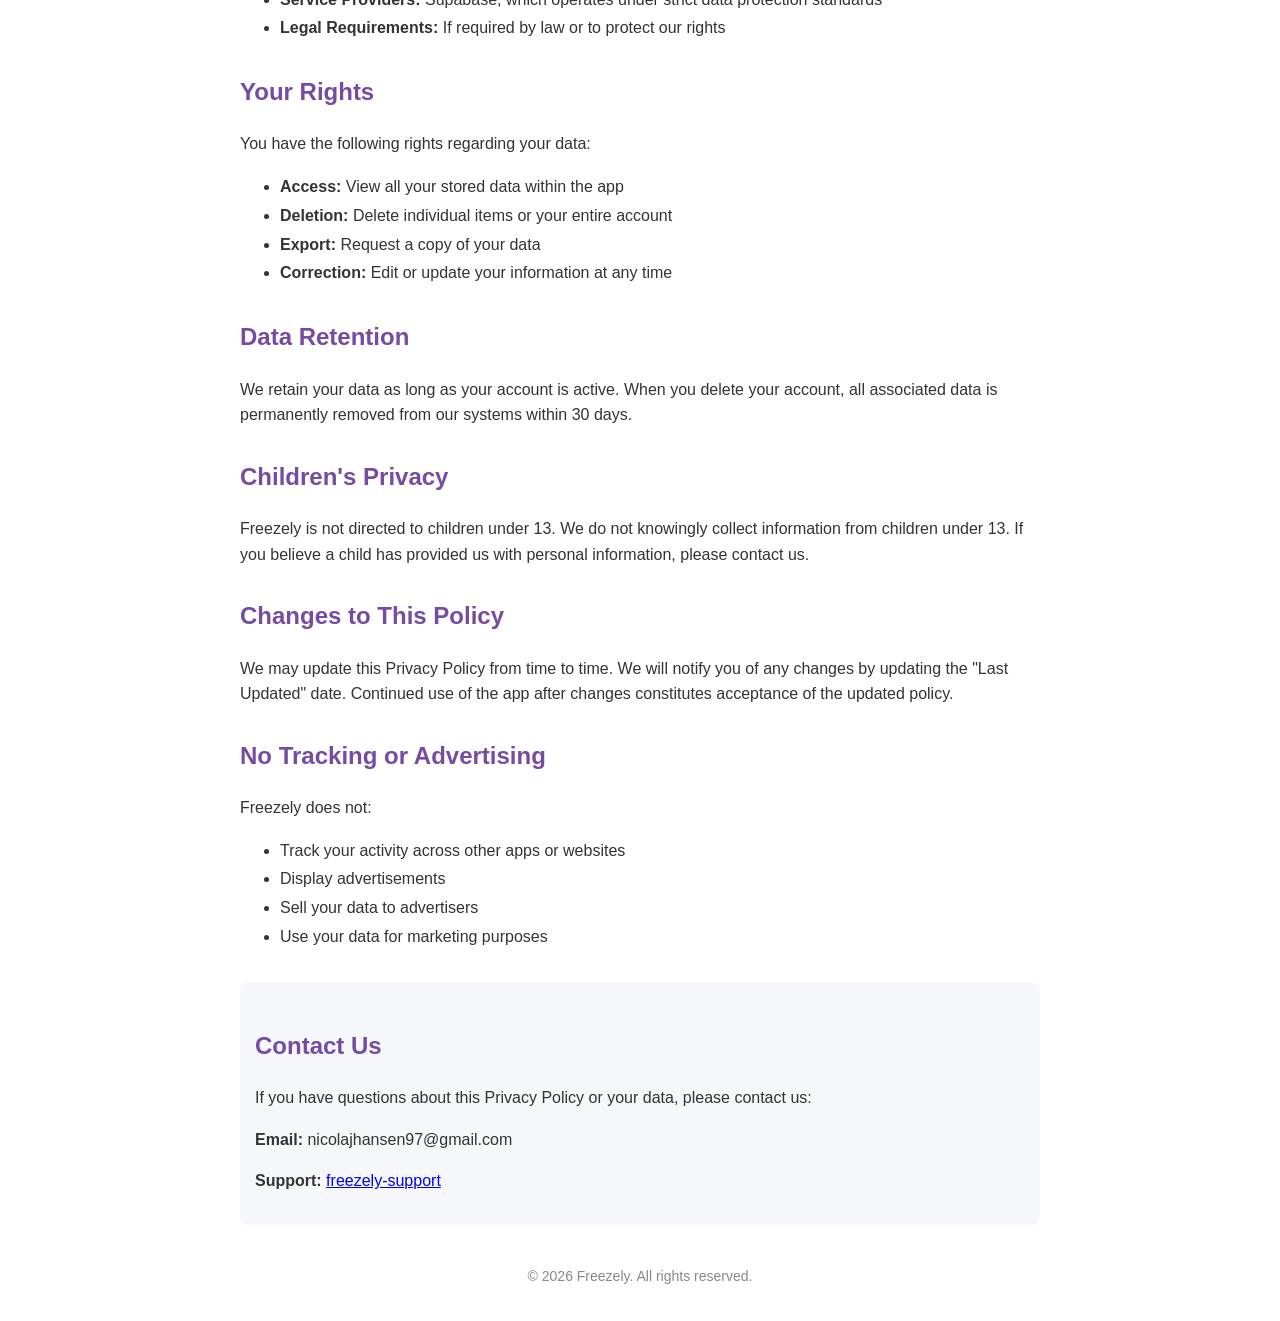
<file: privacy-policy.html>
<!DOCTYPE html>
<html lang="en">
<head>
    <meta charset="UTF-8">
    <meta name="viewport" content="width=device-width, initial-scale=1.0">
    <title>Privacy Policy - Freezely</title>
    <style>
        body {
            font-family: -apple-system, BlinkMacSystemFont, 'Segoe UI', Roboto, Oxygen, Ubuntu, Cantarell, sans-serif;
            line-height: 1.6;
            max-width: 800px;
            margin: 0 auto;
            padding: 20px;
            color: #333;
        }
        h1 {
            color: #667eea;
            border-bottom: 3px solid #667eea;
            padding-bottom: 10px;
        }
        h2 {
            color: #764ba2;
            margin-top: 30px;
        }
        .last-updated {
            color: #666;
            font-style: italic;
            margin-bottom: 30px;
        }
        .contact {
            background: #f5f7fa;
            padding: 15px;
            border-radius: 8px;
            margin-top: 30px;
        }
        ul {
            line-height: 1.8;
        }
    </style>
</head>
<body>
    <h1>Privacy Policy for Freezely</h1>
    <p class="last-updated">Last Updated: February 16, 2026</p>

    <h2>Introduction</h2>
    <p>Welcome to Freezely. This Privacy Policy explains how we collect, use, and protect your information when you use our freezer inventory tracking app. We are committed to protecting your privacy and ensuring you have a positive experience with our app.</p>

    <h2>Information We Collect</h2>

    <h3>Personal Information</h3>
    <ul>
        <li><strong>Email Address:</strong> Used for account creation, authentication, and household invitations</li>
        <li><strong>User ID:</strong> Automatically generated unique identifier for your account</li>
    </ul>

    <h3>User Content</h3>
    <ul>
        <li><strong>Freezer Inventory Data:</strong> Item names, quantities, expiry dates, compartment locations, package numbers, and notes</li>
        <li><strong>Household Information:</strong> Household names and member associations</li>
        <li><strong>Activity History:</strong> Logs of items added, updated, or removed</li>
    </ul>

    <h2>How We Use Your Information</h2>
    <p>We use the collected information solely for the following purposes:</p>
    <ul>
        <li><strong>App Functionality:</strong> To provide core features like storing your freezer inventory, managing households, and tracking activity</li>
        <li><strong>Authentication:</strong> To verify your identity and secure your account</li>
        <li><strong>Collaboration:</strong> To enable household sharing features with family members</li>
        <li><strong>Data Synchronization:</strong> To sync your data across multiple devices</li>
    </ul>

    <h2>Data Storage and Security</h2>
    <p>Your data is securely stored using Supabase, a trusted cloud database provider. We implement the following security measures:</p>
    <ul>
        <li>Encrypted data transmission (HTTPS/TLS)</li>
        <li>Secure password hashing</li>
        <li>Row-level security policies to ensure users can only access their own data</li>
        <li>Regular security updates</li>
    </ul>

    <h2>Third-Party Services</h2>
    <p>We use the following third-party service:</p>
    <ul>
        <li><strong>Supabase:</strong> Database and authentication service. Data is stored on Supabase servers. View their privacy policy at <a href="https://supabase.com/privacy">https://supabase.com/privacy</a></li>
    </ul>

    <h2>Data Sharing</h2>
    <p>We do not sell, rent, or share your personal information with third parties except:</p>
    <ul>
        <li><strong>With Your Consent:</strong> When you share household data with family members</li>
        <li><strong>Service Providers:</strong> Supabase, which operates under strict data protection standards</li>
        <li><strong>Legal Requirements:</strong> If required by law or to protect our rights</li>
    </ul>

    <h2>Your Rights</h2>
    <p>You have the following rights regarding your data:</p>
    <ul>
        <li><strong>Access:</strong> View all your stored data within the app</li>
        <li><strong>Deletion:</strong> Delete individual items or your entire account</li>
        <li><strong>Export:</strong> Request a copy of your data</li>
        <li><strong>Correction:</strong> Edit or update your information at any time</li>
    </ul>

    <h2>Data Retention</h2>
    <p>We retain your data as long as your account is active. When you delete your account, all associated data is permanently removed from our systems within 30 days.</p>

    <h2>Children's Privacy</h2>
    <p>Freezely is not directed to children under 13. We do not knowingly collect information from children under 13. If you believe a child has provided us with personal information, please contact us.</p>

    <h2>Changes to This Policy</h2>
    <p>We may update this Privacy Policy from time to time. We will notify you of any changes by updating the "Last Updated" date. Continued use of the app after changes constitutes acceptance of the updated policy.</p>

    <h2>No Tracking or Advertising</h2>
    <p>Freezely does not:</p>
    <ul>
        <li>Track your activity across other apps or websites</li>
        <li>Display advertisements</li>
        <li>Sell your data to advertisers</li>
        <li>Use your data for marketing purposes</li>
    </ul>

    <div class="contact">
        <h2>Contact Us</h2>
        <p>If you have questions about this Privacy Policy or your data, please contact us:</p>
        <p><strong>Email:</strong> nicolajhansen97@gmail.com</p>
        <p><strong>Support:</strong> <a href="https://nicolajhansen97.github.io/freezely-support/">freezely-support</a></p>
    </div>

    <p style="text-align: center; margin-top: 40px; color: #888; font-size: 14px;">
        © 2026 Freezely. All rights reserved.
    </p>
</body>
</html>
</file>
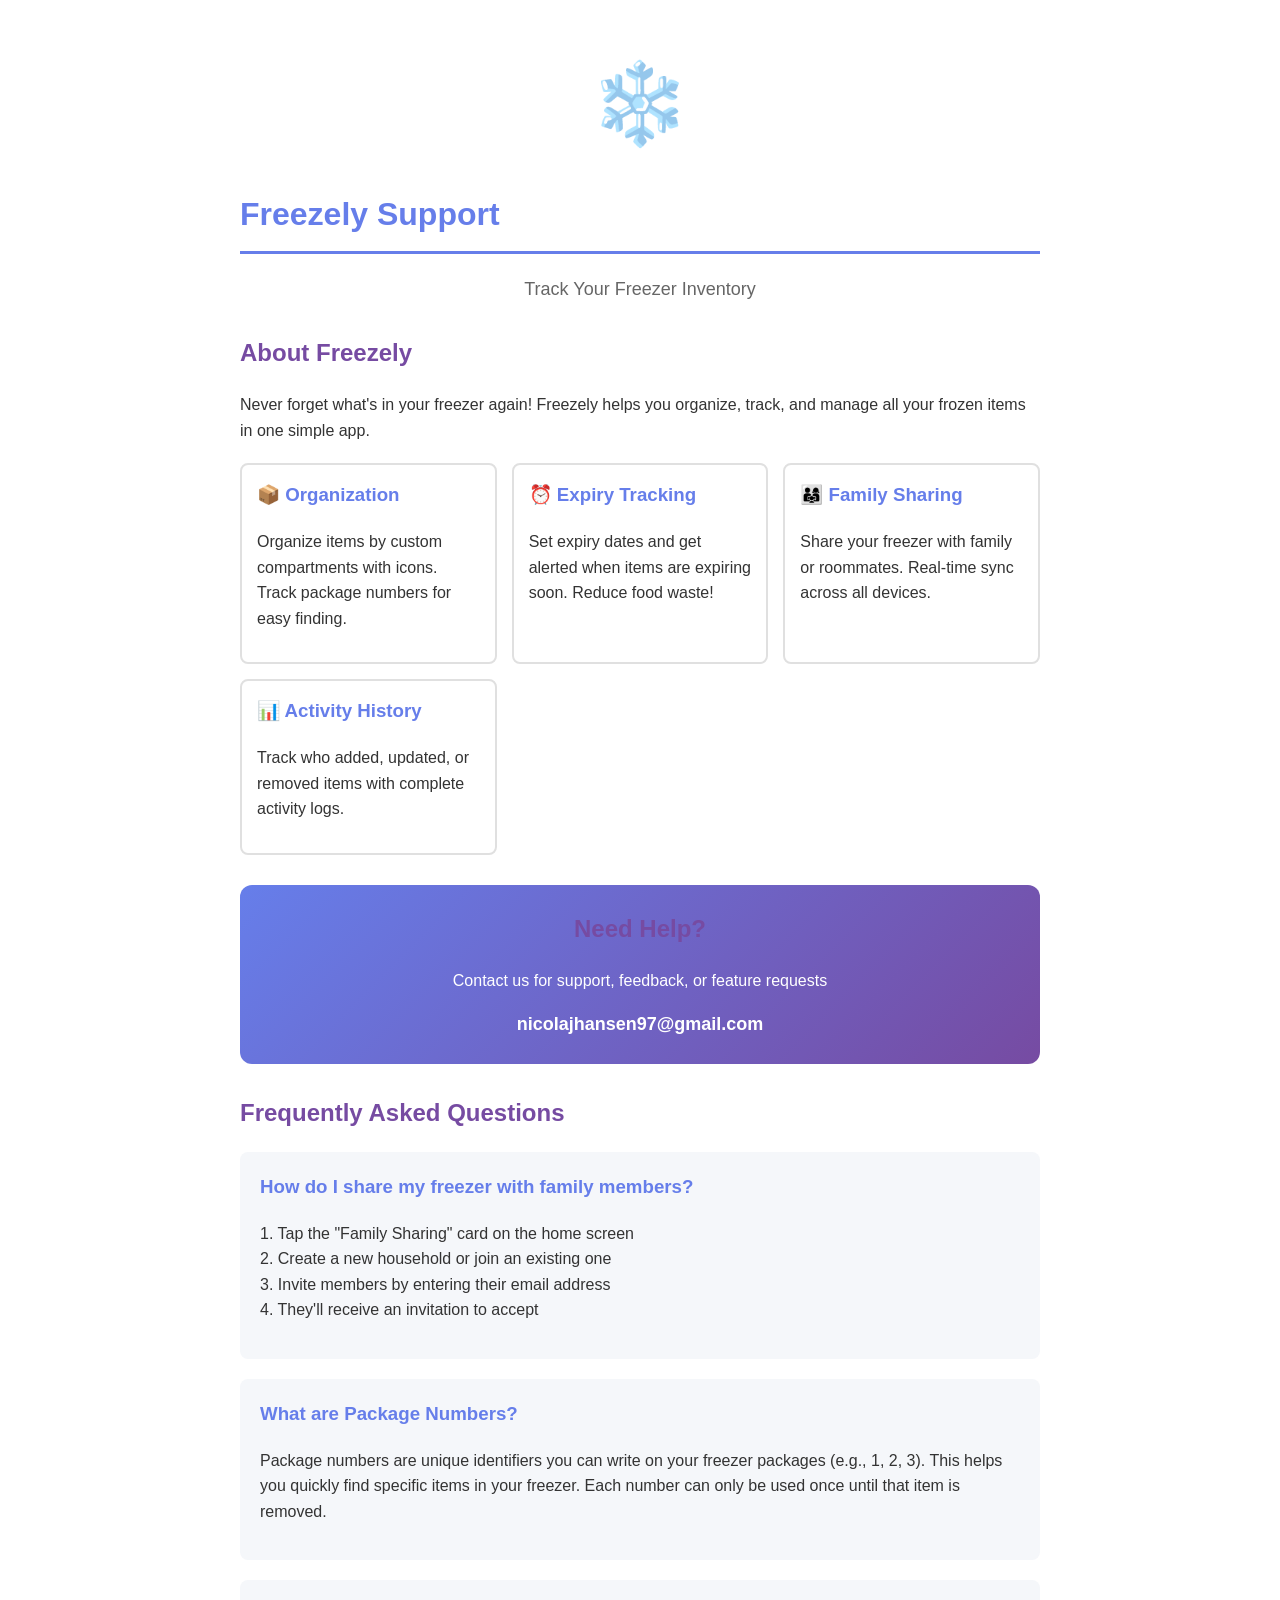
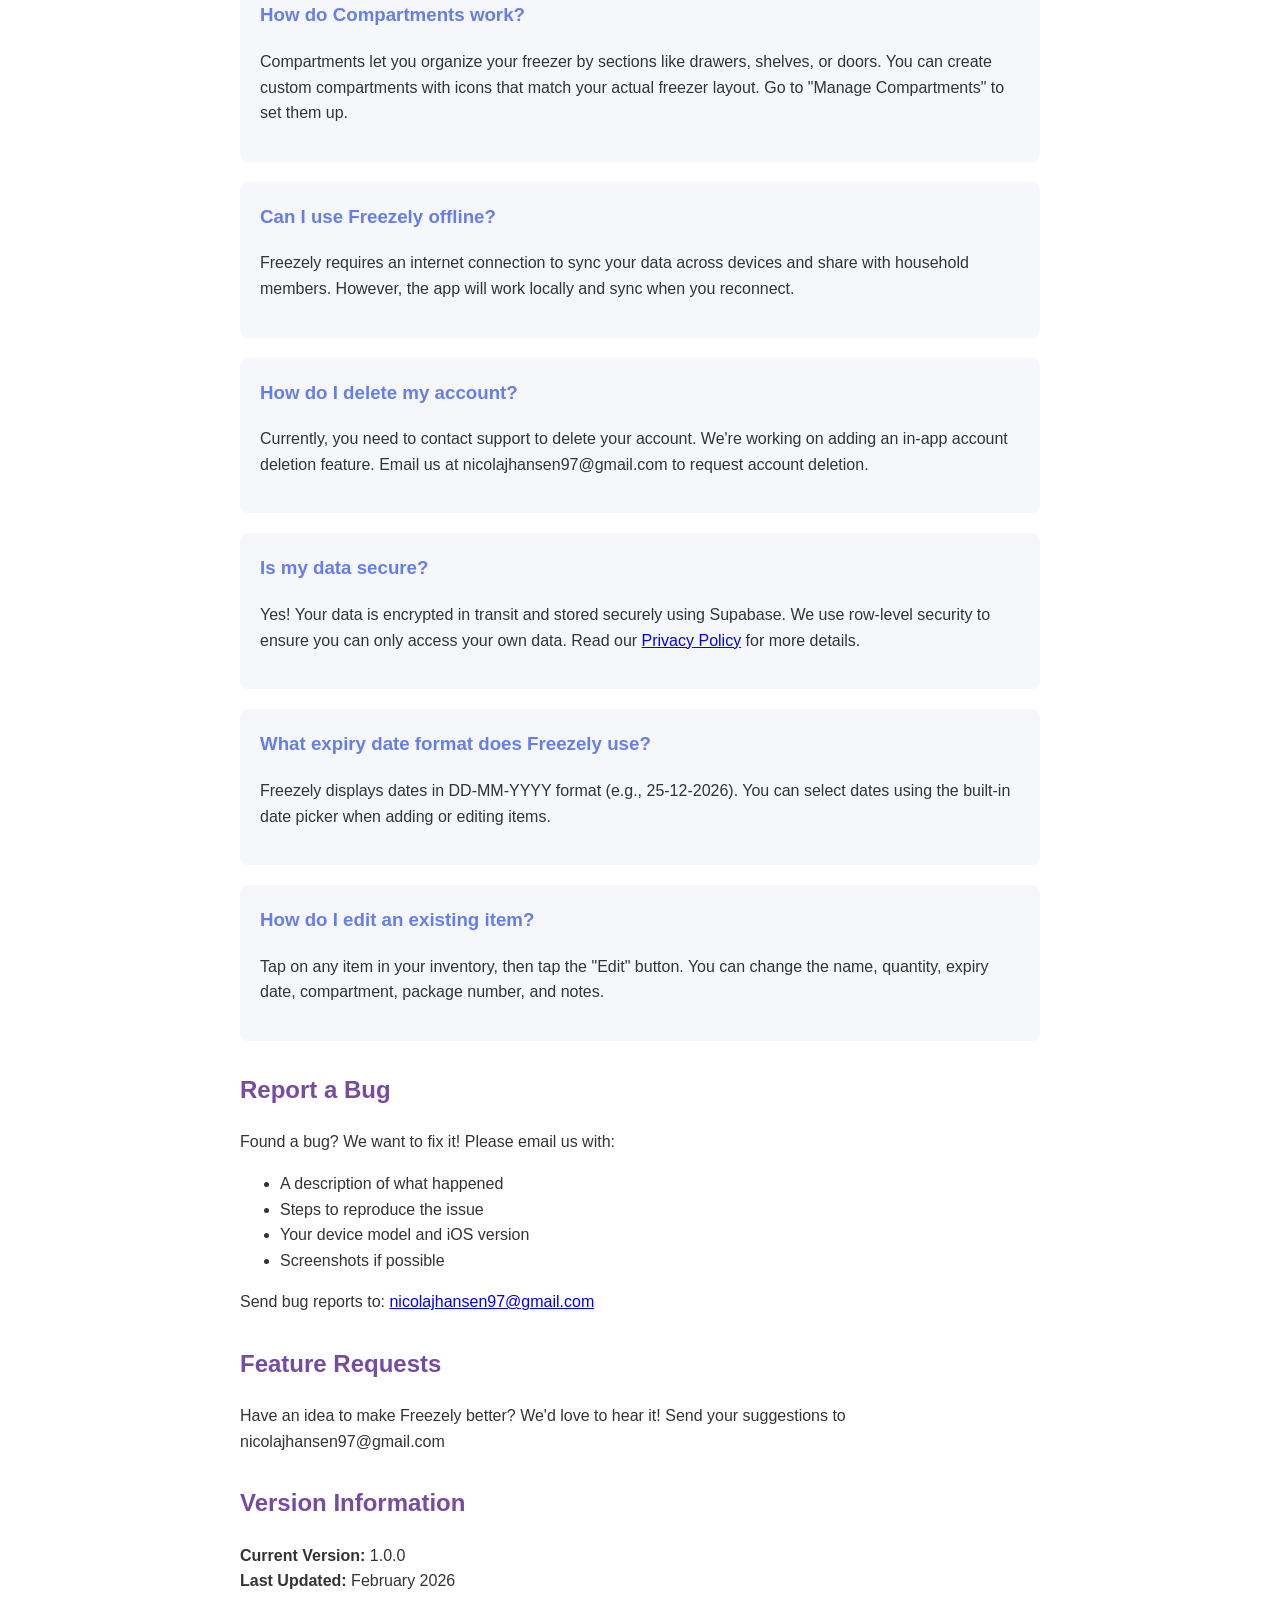
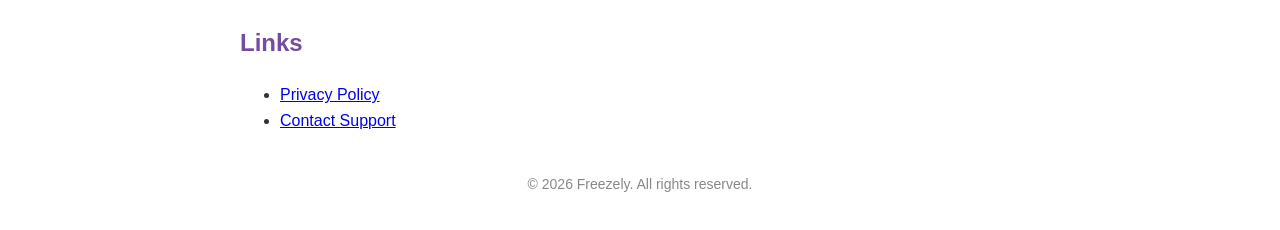
<file: support.html>
<!DOCTYPE html>
<html lang="en">
<head>
    <meta charset="UTF-8">
    <meta name="viewport" content="width=device-width, initial-scale=1.0">
    <title>Support - Freezely</title>
    <style>
        body {
            font-family: -apple-system, BlinkMacSystemFont, 'Segoe UI', Roboto, Oxygen, Ubuntu, Cantarell, sans-serif;
            line-height: 1.6;
            max-width: 800px;
            margin: 0 auto;
            padding: 20px;
            color: #333;
        }
        h1 {
            color: #667eea;
            border-bottom: 3px solid #667eea;
            padding-bottom: 10px;
        }
        h2 {
            color: #764ba2;
            margin-top: 30px;
        }
        .app-icon {
            text-align: center;
            font-size: 80px;
            margin: 20px 0;
        }
        .contact-card {
            background: linear-gradient(135deg, #667eea 0%, #764ba2 100%);
            color: white;
            padding: 25px;
            border-radius: 12px;
            margin: 30px 0;
            text-align: center;
        }
        .contact-card a {
            color: white;
            text-decoration: none;
            font-weight: bold;
            font-size: 18px;
        }
        .faq {
            background: #f5f7fa;
            padding: 20px;
            border-radius: 8px;
            margin: 20px 0;
        }
        .faq h3 {
            color: #667eea;
            margin-top: 0;
        }
        .feature-list {
            display: grid;
            grid-template-columns: repeat(auto-fit, minmax(250px, 1fr));
            gap: 15px;
            margin: 20px 0;
        }
        .feature-card {
            background: white;
            border: 2px solid #e0e0e0;
            border-radius: 8px;
            padding: 15px;
        }
        .feature-card h3 {
            margin-top: 0;
            color: #667eea;
        }
    </style>
</head>
<body>
    <div class="app-icon">❄️</div>
    <h1>Freezely Support</h1>
    <p style="text-align: center; font-size: 18px; color: #666;">
        Track Your Freezer Inventory
    </p>

    <h2>About Freezely</h2>
    <p>Never forget what's in your freezer again! Freezely helps you organize, track, and manage all your frozen items in one simple app.</p>

    <div class="feature-list">
        <div class="feature-card">
            <h3>📦 Organization</h3>
            <p>Organize items by custom compartments with icons. Track package numbers for easy finding.</p>
        </div>
        <div class="feature-card">
            <h3>⏰ Expiry Tracking</h3>
            <p>Set expiry dates and get alerted when items are expiring soon. Reduce food waste!</p>
        </div>
        <div class="feature-card">
            <h3>👨‍👩‍👧 Family Sharing</h3>
            <p>Share your freezer with family or roommates. Real-time sync across all devices.</p>
        </div>
        <div class="feature-card">
            <h3>📊 Activity History</h3>
            <p>Track who added, updated, or removed items with complete activity logs.</p>
        </div>
    </div>

    <div class="contact-card">
        <h2 style="margin-top: 0;">Need Help?</h2>
        <p>Contact us for support, feedback, or feature requests</p>
        <a href="mailto:nicolajhansen97@gmail.com">nicolajhansen97@gmail.com</a>
    </div>

    <h2>Frequently Asked Questions</h2>

    <div class="faq">
        <h3>How do I share my freezer with family members?</h3>
        <p>1. Tap the "Family Sharing" card on the home screen<br>
           2. Create a new household or join an existing one<br>
           3. Invite members by entering their email address<br>
           4. They'll receive an invitation to accept</p>
    </div>

    <div class="faq">
        <h3>What are Package Numbers?</h3>
        <p>Package numbers are unique identifiers you can write on your freezer packages (e.g., 1, 2, 3). This helps you quickly find specific items in your freezer. Each number can only be used once until that item is removed.</p>
    </div>

    <div class="faq">
        <h3>How do Compartments work?</h3>
        <p>Compartments let you organize your freezer by sections like drawers, shelves, or doors. You can create custom compartments with icons that match your actual freezer layout. Go to "Manage Compartments" to set them up.</p>
    </div>

    <div class="faq">
        <h3>Can I use Freezely offline?</h3>
        <p>Freezely requires an internet connection to sync your data across devices and share with household members. However, the app will work locally and sync when you reconnect.</p>
    </div>

    <div class="faq">
        <h3>How do I delete my account?</h3>
        <p>Currently, you need to contact support to delete your account. We're working on adding an in-app account deletion feature. Email us at nicolajhansen97@gmail.com to request account deletion.</p>
    </div>

    <div class="faq">
        <h3>Is my data secure?</h3>
        <p>Yes! Your data is encrypted in transit and stored securely using Supabase. We use row-level security to ensure you can only access your own data. Read our <a href="privacy-policy.html">Privacy Policy</a> for more details.</p>
    </div>

    <div class="faq">
        <h3>What expiry date format does Freezely use?</h3>
        <p>Freezely displays dates in DD-MM-YYYY format (e.g., 25-12-2026). You can select dates using the built-in date picker when adding or editing items.</p>
    </div>

    <div class="faq">
        <h3>How do I edit an existing item?</h3>
        <p>Tap on any item in your inventory, then tap the "Edit" button. You can change the name, quantity, expiry date, compartment, package number, and notes.</p>
    </div>

    <h2>Report a Bug</h2>
    <p>Found a bug? We want to fix it! Please email us with:</p>
    <ul>
        <li>A description of what happened</li>
        <li>Steps to reproduce the issue</li>
        <li>Your device model and iOS version</li>
        <li>Screenshots if possible</li>
    </ul>
    <p>Send bug reports to: <a href="mailto:nicolajhansen97@gmail.com">nicolajhansen97@gmail.com</a></p>

    <h2>Feature Requests</h2>
    <p>Have an idea to make Freezely better? We'd love to hear it! Send your suggestions to nicolajhansen97@gmail.com</p>

    <h2>Version Information</h2>
    <p><strong>Current Version:</strong> 1.0.0<br>
       <strong>Last Updated:</strong> February 2026</p>

    <h2>Links</h2>
    <ul>
        <li><a href="privacy-policy.html">Privacy Policy</a></li>
        <li><a href="mailto:nicolajhansen97@gmail.com">Contact Support</a></li>
    </ul>

    <p style="text-align: center; margin-top: 40px; color: #888; font-size: 14px;">
        © 2026 Freezely. All rights reserved.
    </p>
</body>
</html>
</file>
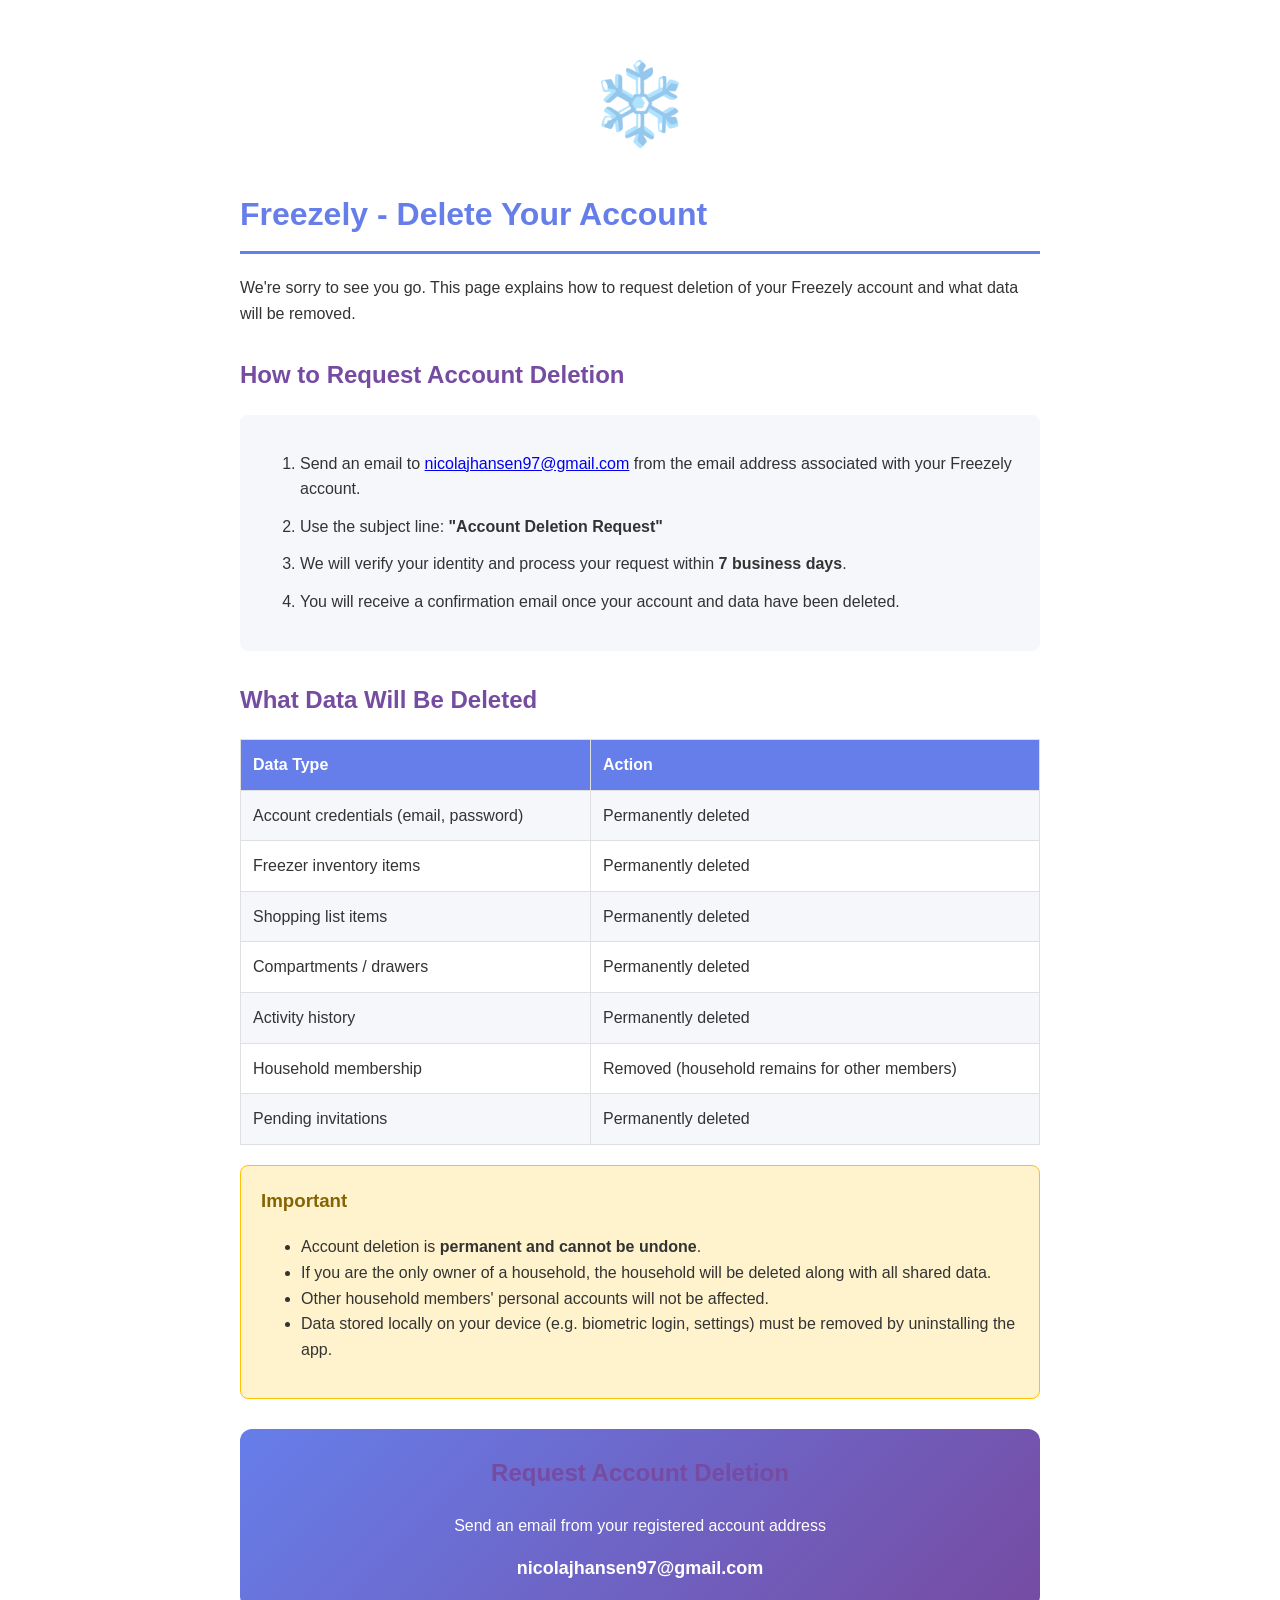
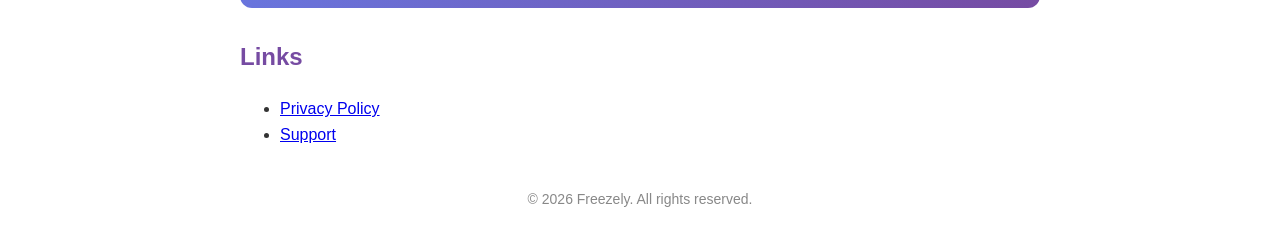
<file: freezely/delete-account.html>
<!DOCTYPE html>
<html lang="en">
<head>
    <meta charset="UTF-8">
    <meta name="viewport" content="width=device-width, initial-scale=1.0">
    <title>Delete Account - Freezely</title>
    <style>
        body {
            font-family: -apple-system, BlinkMacSystemFont, 'Segoe UI', Roboto, Oxygen, Ubuntu, Cantarell, sans-serif;
            line-height: 1.6;
            max-width: 800px;
            margin: 0 auto;
            padding: 20px;
            color: #333;
        }
        h1 {
            color: #667eea;
            border-bottom: 3px solid #667eea;
            padding-bottom: 10px;
        }
        h2 {
            color: #764ba2;
            margin-top: 30px;
        }
        .app-icon {
            text-align: center;
            font-size: 80px;
            margin: 20px 0;
        }
        .warning-card {
            background: #fff3cd;
            border: 1px solid #ffc107;
            padding: 20px;
            border-radius: 8px;
            margin: 20px 0;
        }
        .warning-card h3 {
            margin-top: 0;
            color: #856404;
        }
        .steps {
            background: #f5f7fa;
            padding: 20px;
            border-radius: 8px;
            margin: 20px 0;
        }
        .steps ol li {
            margin-bottom: 12px;
        }
        .contact-card {
            background: linear-gradient(135deg, #667eea 0%, #764ba2 100%);
            color: white;
            padding: 25px;
            border-radius: 12px;
            margin: 30px 0;
            text-align: center;
        }
        .contact-card a {
            color: white;
            text-decoration: none;
            font-weight: bold;
            font-size: 18px;
        }
        .data-table {
            width: 100%;
            border-collapse: collapse;
            margin: 20px 0;
        }
        .data-table th, .data-table td {
            border: 1px solid #e0e0e0;
            padding: 12px;
            text-align: left;
        }
        .data-table th {
            background: #667eea;
            color: white;
        }
        .data-table tr:nth-child(even) {
            background: #f5f7fa;
        }
    </style>
</head>
<body>
    <div class="app-icon">❄️</div>
    <h1>Freezely - Delete Your Account</h1>
    <p>We're sorry to see you go. This page explains how to request deletion of your Freezely account and what data will be removed.</p>

    <h2>How to Request Account Deletion</h2>
    <div class="steps">
        <ol>
            <li>Send an email to <a href="mailto:nicolajhansen97@gmail.com">nicolajhansen97@gmail.com</a> from the email address associated with your Freezely account.</li>
            <li>Use the subject line: <strong>"Account Deletion Request"</strong></li>
            <li>We will verify your identity and process your request within <strong>7 business days</strong>.</li>
            <li>You will receive a confirmation email once your account and data have been deleted.</li>
        </ol>
    </div>

    <h2>What Data Will Be Deleted</h2>
    <table class="data-table">
        <tr>
            <th>Data Type</th>
            <th>Action</th>
        </tr>
        <tr>
            <td>Account credentials (email, password)</td>
            <td>Permanently deleted</td>
        </tr>
        <tr>
            <td>Freezer inventory items</td>
            <td>Permanently deleted</td>
        </tr>
        <tr>
            <td>Shopping list items</td>
            <td>Permanently deleted</td>
        </tr>
        <tr>
            <td>Compartments / drawers</td>
            <td>Permanently deleted</td>
        </tr>
        <tr>
            <td>Activity history</td>
            <td>Permanently deleted</td>
        </tr>
        <tr>
            <td>Household membership</td>
            <td>Removed (household remains for other members)</td>
        </tr>
        <tr>
            <td>Pending invitations</td>
            <td>Permanently deleted</td>
        </tr>
    </table>

    <div class="warning-card">
        <h3>Important</h3>
        <ul>
            <li>Account deletion is <strong>permanent and cannot be undone</strong>.</li>
            <li>If you are the only owner of a household, the household will be deleted along with all shared data.</li>
            <li>Other household members' personal accounts will not be affected.</li>
            <li>Data stored locally on your device (e.g. biometric login, settings) must be removed by uninstalling the app.</li>
        </ul>
    </div>

    <div class="contact-card">
        <h2 style="margin-top: 0;">Request Account Deletion</h2>
        <p>Send an email from your registered account address</p>
        <a href="mailto:nicolajhansen97@gmail.com?subject=Account%20Deletion%20Request">nicolajhansen97@gmail.com</a>
    </div>

    <h2>Links</h2>
    <ul>
        <li><a href="privacy-policy.html">Privacy Policy</a></li>
        <li><a href="support.html">Support</a></li>
    </ul>

    <p style="text-align: center; margin-top: 40px; color: #888; font-size: 14px;">
        &copy; 2026 Freezely. All rights reserved.
    </p>
</body>
</html>
</file>
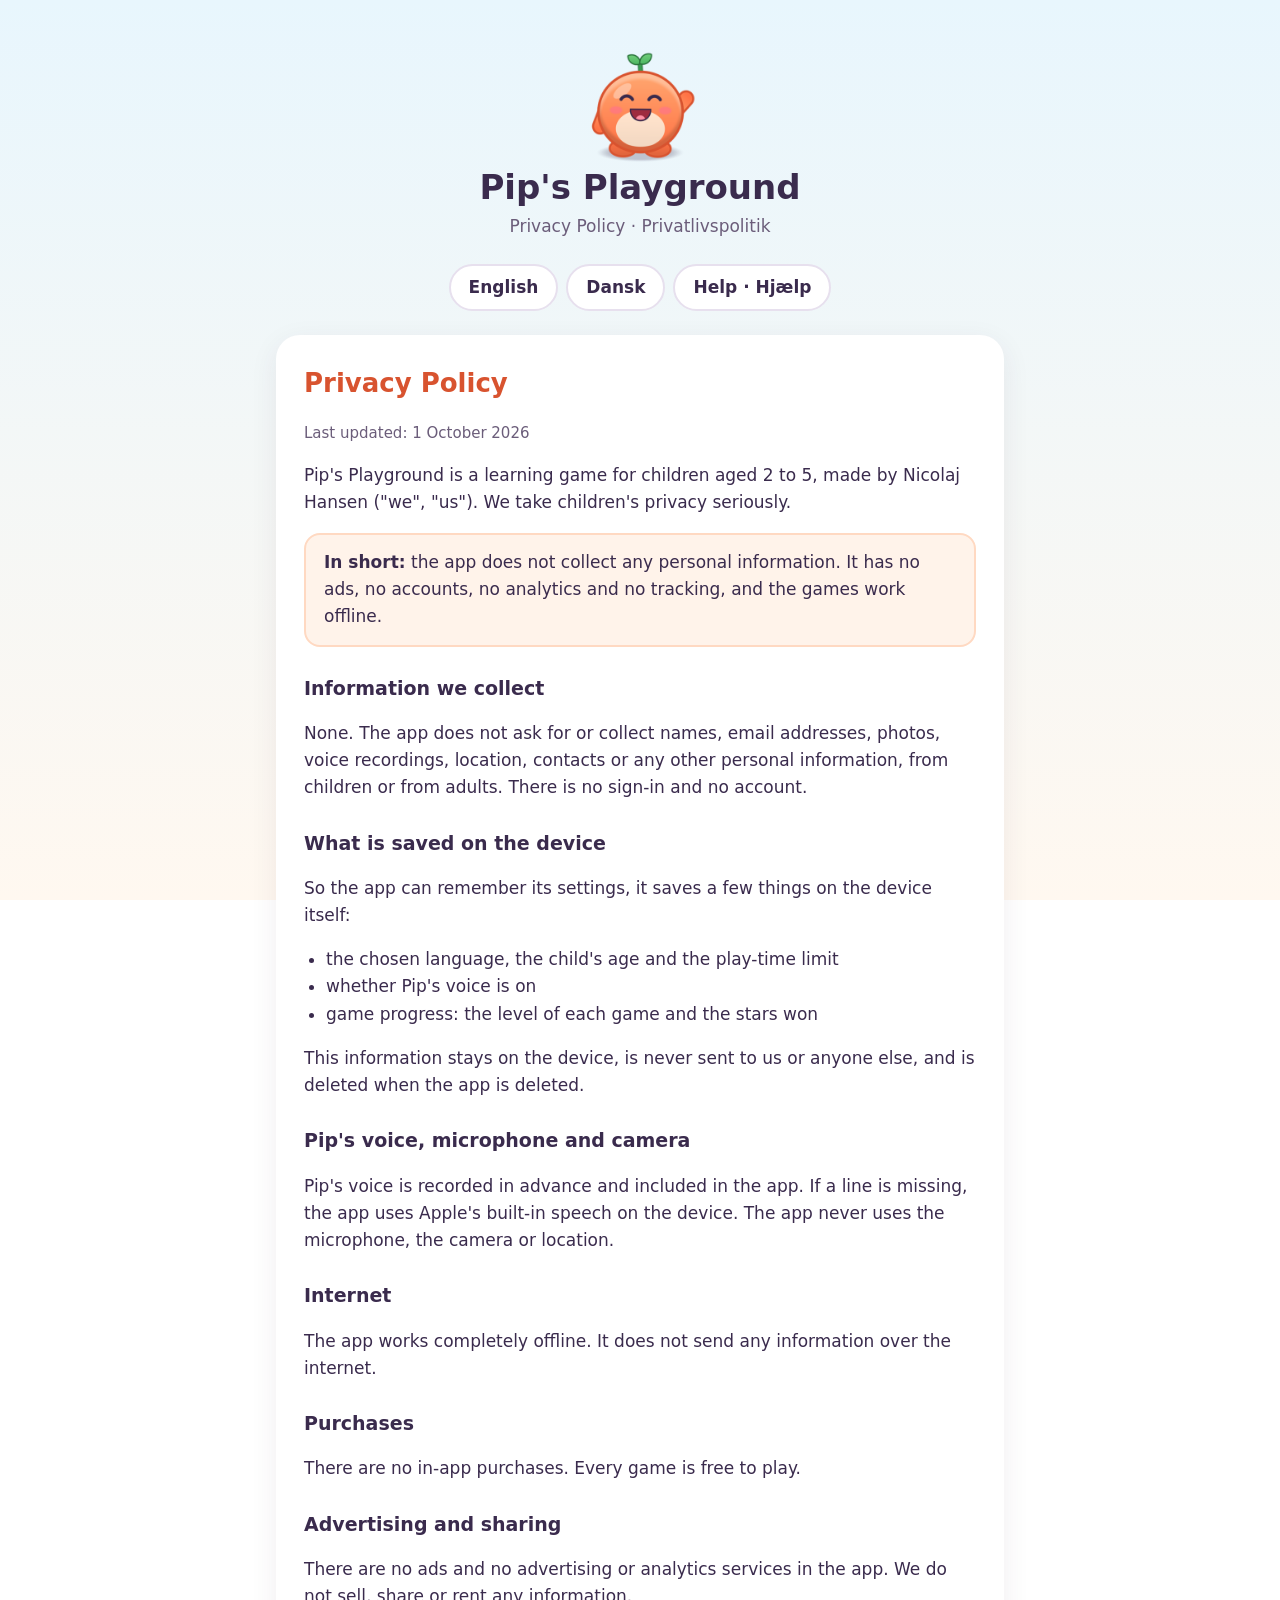
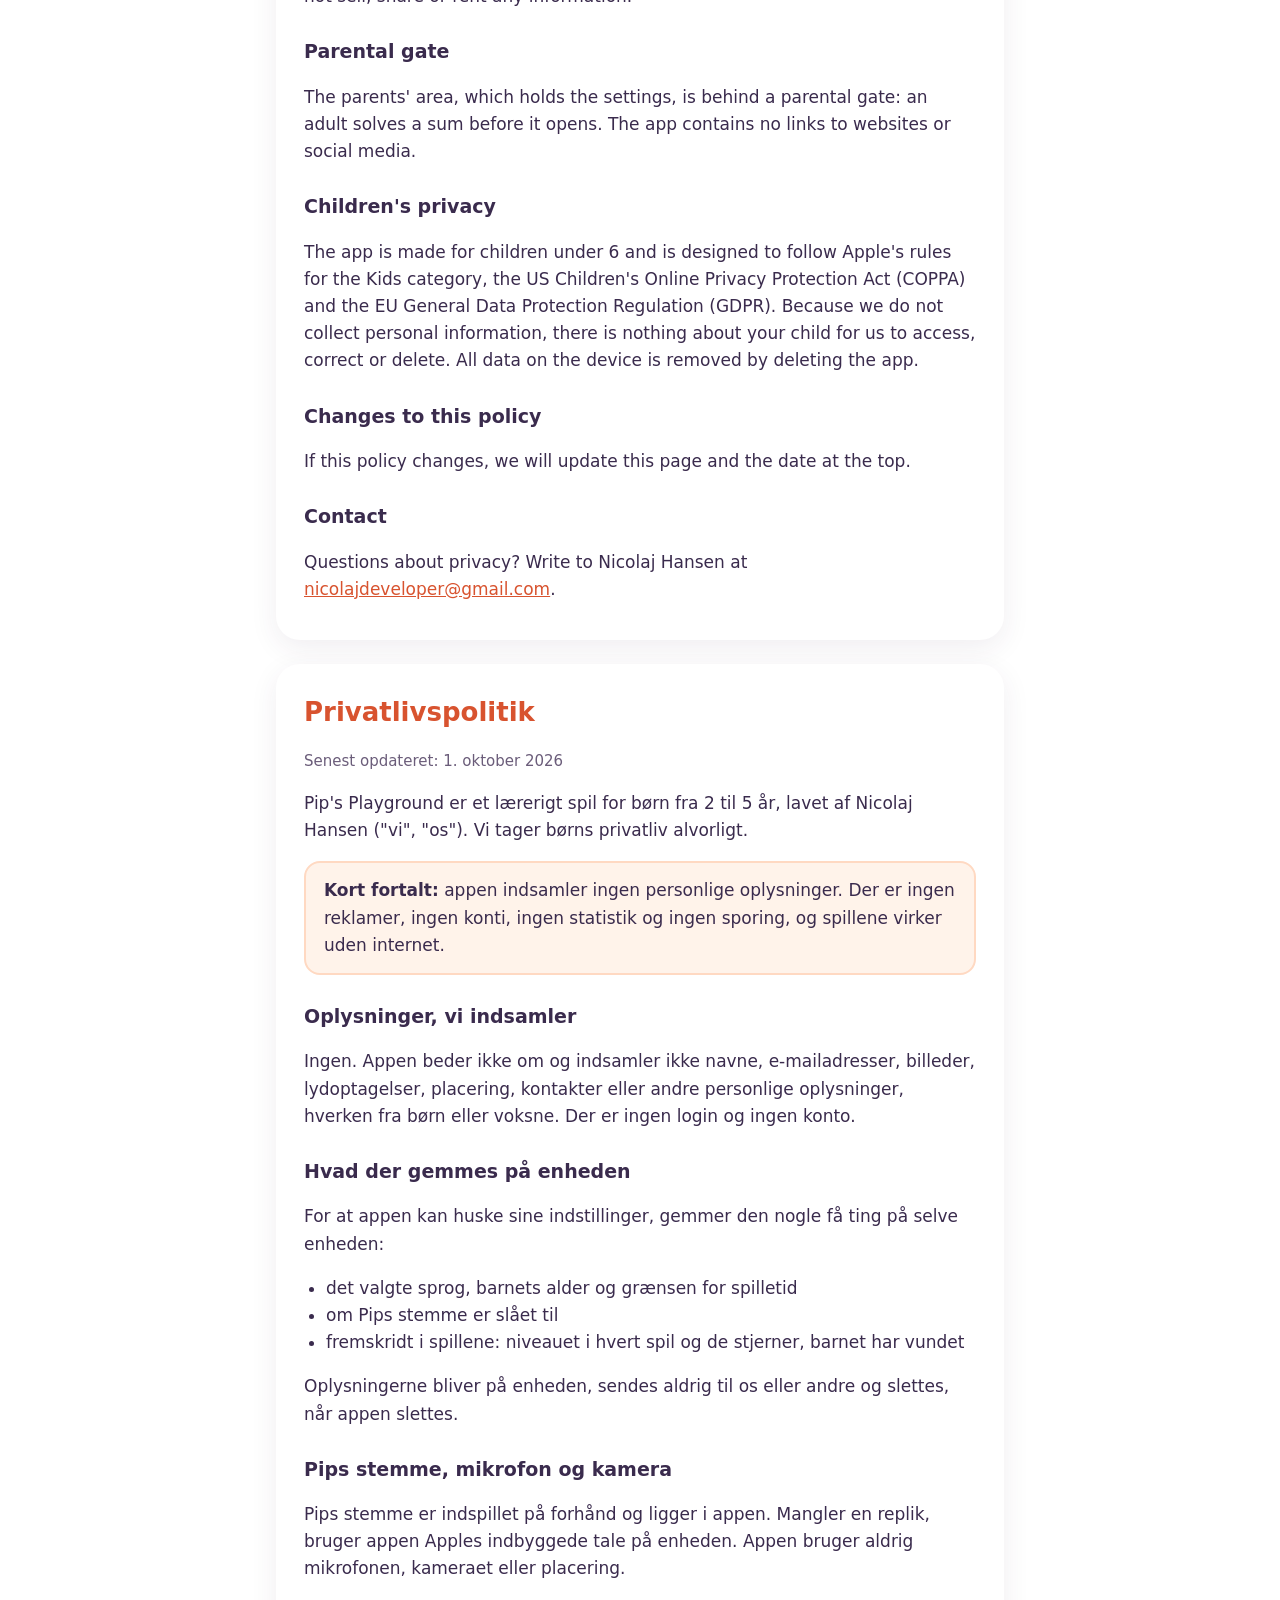
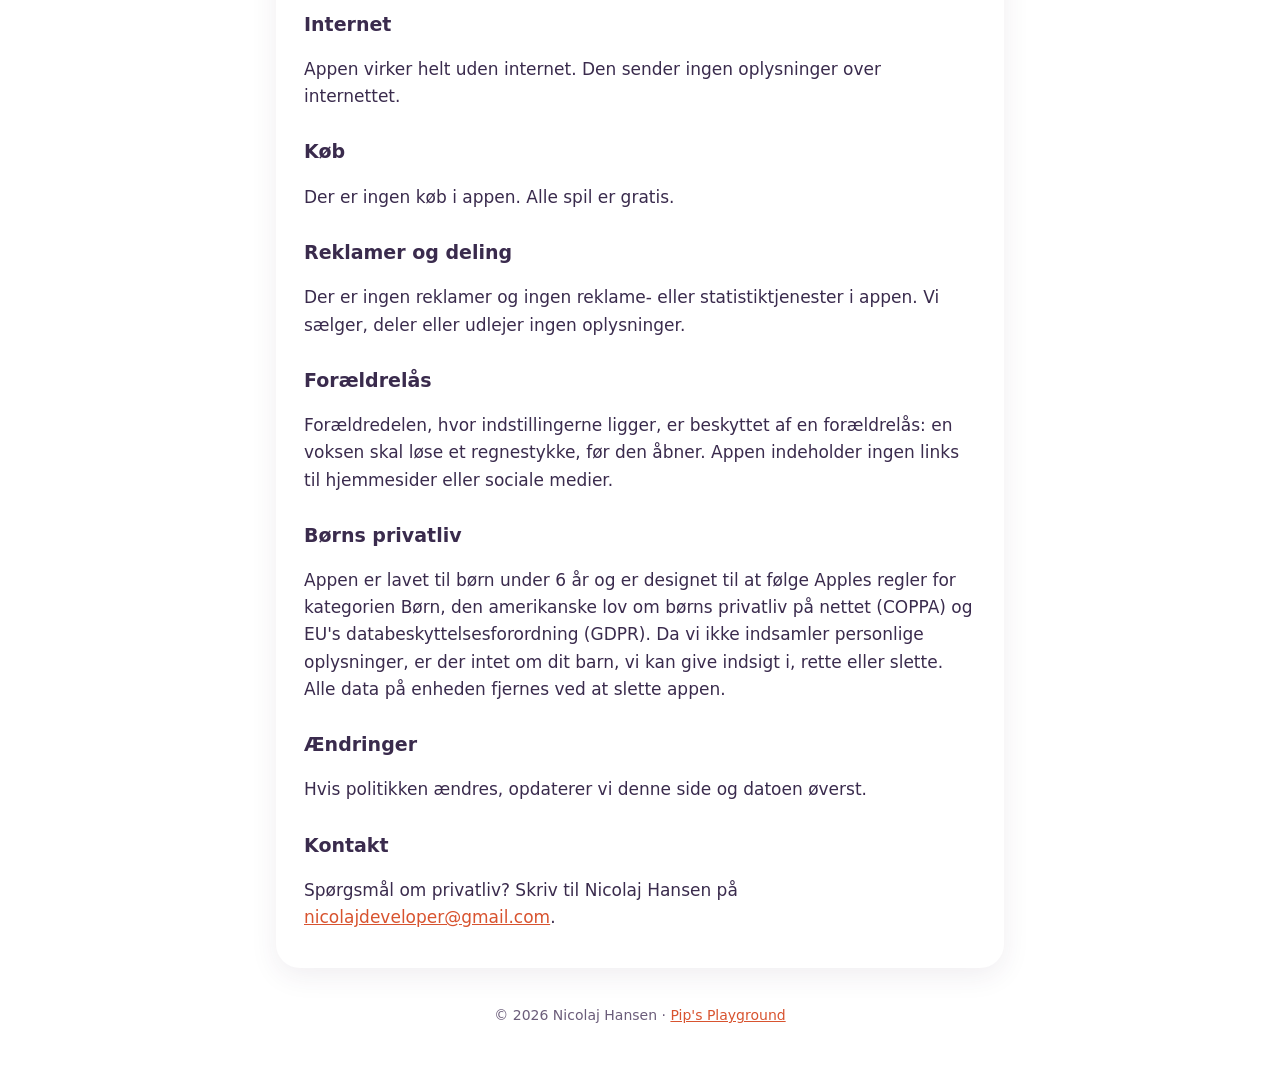
<file: pips-playground/privacy.html>
<!doctype html>
<html lang="en">
<head>
<meta charset="utf-8">
<meta name="viewport" content="width=device-width, initial-scale=1">
<title>Privacy Policy · Pip's Playground</title>
<meta name="description" content="Privacy policy for Pip's Playground, learning games for children aged 2 to 5.">
<link rel="stylesheet" href="style.css">
</head>
<body>
<div class="page">
  <header>
    <img src="pip.png" alt="Pip waving">
    <h1>Pip's Playground</h1>
    <p>Privacy Policy · Privatlivspolitik</p>
  </header>

  <nav>
    <a href="#en">English</a>
    <a href="#da">Dansk</a>
    <a href="index.html">Help · Hjælp</a>
  </nav>

  <section class="lang" id="en" lang="en">
    <h2>Privacy Policy</h2>
    <p class="updated">Last updated: 1 October 2026</p>

    <p>Pip's Playground is a learning game for children aged 2 to 5, made by Nicolaj Hansen ("we", "us"). We take children's privacy seriously.</p>
    <div class="short"><strong>In short:</strong> the app does not collect any personal information. It has no ads, no accounts, no analytics and no tracking, and the games work offline.</div>

    <h3>Information we collect</h3>
    <p>None. The app does not ask for or collect names, email addresses, photos, voice recordings, location, contacts or any other personal information, from children or from adults. There is no sign-in and no account.</p>

    <h3>What is saved on the device</h3>
    <p>So the app can remember its settings, it saves a few things on the device itself:</p>
    <ul>
      <li>the chosen language, the child's age and the play-time limit</li>
      <li>whether Pip's voice is on</li>
      <li>game progress: the level of each game and the stars won</li>
    </ul>
    <p>This information stays on the device, is never sent to us or anyone else, and is deleted when the app is deleted.</p>

    <h3>Pip's voice, microphone and camera</h3>
    <p>Pip's voice is recorded in advance and included in the app. If a line is missing, the app uses Apple's built-in speech on the device. The app never uses the microphone, the camera or location.</p>

    <h3>Internet</h3>
    <p>The app works completely offline. It does not send any information over the internet.</p>

    <h3>Purchases</h3>
    <p>There are no in-app purchases. Every game is free to play.</p>

    <h3>Advertising and sharing</h3>
    <p>There are no ads and no advertising or analytics services in the app. We do not sell, share or rent any information.</p>

    <h3>Parental gate</h3>
    <p>The parents' area, which holds the settings, is behind a parental gate: an adult solves a sum before it opens. The app contains no links to websites or social media.</p>

    <h3>Children's privacy</h3>
    <p>The app is made for children under 6 and is designed to follow Apple's rules for the Kids category, the US Children's Online Privacy Protection Act (COPPA) and the EU General Data Protection Regulation (GDPR). Because we do not collect personal information, there is nothing about your child for us to access, correct or delete. All data on the device is removed by deleting the app.</p>

    <h3>Changes to this policy</h3>
    <p>If this policy changes, we will update this page and the date at the top.</p>

    <h3>Contact</h3>
    <p>Questions about privacy? Write to Nicolaj Hansen at <a href="mailto:nicolajdeveloper@gmail.com">nicolajdeveloper@gmail.com</a>.</p>
  </section>

  <section class="lang" id="da" lang="da">
    <h2>Privatlivspolitik</h2>
    <p class="updated">Senest opdateret: 1. oktober 2026</p>

    <p>Pip's Playground er et lærerigt spil for børn fra 2 til 5 år, lavet af Nicolaj Hansen ("vi", "os"). Vi tager børns privatliv alvorligt.</p>
    <div class="short"><strong>Kort fortalt:</strong> appen indsamler ingen personlige oplysninger. Der er ingen reklamer, ingen konti, ingen statistik og ingen sporing, og spillene virker uden internet.</div>

    <h3>Oplysninger, vi indsamler</h3>
    <p>Ingen. Appen beder ikke om og indsamler ikke navne, e-mailadresser, billeder, lydoptagelser, placering, kontakter eller andre personlige oplysninger, hverken fra børn eller voksne. Der er ingen login og ingen konto.</p>

    <h3>Hvad der gemmes på enheden</h3>
    <p>For at appen kan huske sine indstillinger, gemmer den nogle få ting på selve enheden:</p>
    <ul>
      <li>det valgte sprog, barnets alder og grænsen for spilletid</li>
      <li>om Pips stemme er slået til</li>
      <li>fremskridt i spillene: niveauet i hvert spil og de stjerner, barnet har vundet</li>
    </ul>
    <p>Oplysningerne bliver på enheden, sendes aldrig til os eller andre og slettes, når appen slettes.</p>

    <h3>Pips stemme, mikrofon og kamera</h3>
    <p>Pips stemme er indspillet på forhånd og ligger i appen. Mangler en replik, bruger appen Apples indbyggede tale på enheden. Appen bruger aldrig mikrofonen, kameraet eller placering.</p>

    <h3>Internet</h3>
    <p>Appen virker helt uden internet. Den sender ingen oplysninger over internettet.</p>

    <h3>Køb</h3>
    <p>Der er ingen køb i appen. Alle spil er gratis.</p>

    <h3>Reklamer og deling</h3>
    <p>Der er ingen reklamer og ingen reklame- eller statistiktjenester i appen. Vi sælger, deler eller udlejer ingen oplysninger.</p>

    <h3>Forældrelås</h3>
    <p>Forældredelen, hvor indstillingerne ligger, er beskyttet af en forældrelås: en voksen skal løse et regnestykke, før den åbner. Appen indeholder ingen links til hjemmesider eller sociale medier.</p>

    <h3>Børns privatliv</h3>
    <p>Appen er lavet til børn under 6 år og er designet til at følge Apples regler for kategorien Børn, den amerikanske lov om børns privatliv på nettet (COPPA) og EU's databeskyttelsesforordning (GDPR). Da vi ikke indsamler personlige oplysninger, er der intet om dit barn, vi kan give indsigt i, rette eller slette. Alle data på enheden fjernes ved at slette appen.</p>

    <h3>Ændringer</h3>
    <p>Hvis politikken ændres, opdaterer vi denne side og datoen øverst.</p>

    <h3>Kontakt</h3>
    <p>Spørgsmål om privatliv? Skriv til Nicolaj Hansen på <a href="mailto:nicolajdeveloper@gmail.com">nicolajdeveloper@gmail.com</a>.</p>
  </section>

  <footer>© 2026 Nicolaj Hansen · <a href="index.html">Pip's Playground</a></footer>
</div>
</body>
</html>
</file>
<file: pips-playground/style.css>
:root {
  --ink: #3a2b4d;
  --soft: #6b5d7a;
  --pip: #ff7a45;
  --pip-deep: #d8532f;
  --sky: #e8f6fd;
  --card: #ffffff;
  --line: #e7e0ee;
}

* { box-sizing: border-box; }

body {
  margin: 0;
  background: linear-gradient(180deg, var(--sky) 0%, #fff8f0 100%) fixed;
  color: var(--ink);
  font: 17px/1.6 ui-rounded, "SF Pro Rounded", "Arial Rounded MT Bold", system-ui, -apple-system, "Segoe UI", sans-serif;
}

.page { max-width: 760px; margin: 0 auto; padding: 32px 16px 64px; }

header { text-align: center; margin-bottom: 24px; }
header img { width: 132px; height: 132px; display: block; margin: 0 auto 4px; }
header h1 { font-size: 34px; line-height: 1.15; margin: 0; }
header p { margin: 6px 0 0; color: var(--soft); }

nav { display: flex; justify-content: center; gap: 8px; flex-wrap: wrap; margin: 18px 0 8px; }
nav a {
  display: inline-block; padding: 8px 18px; border-radius: 999px; text-decoration: none;
  background: var(--card); color: var(--ink); border: 2px solid var(--line); font-weight: bold;
}
nav a:hover { border-color: var(--pip); }

section.lang {
  background: var(--card); border-radius: 24px; padding: 28px 28px 20px; margin-top: 24px;
  box-shadow: 0 8px 28px rgba(58, 43, 77, 0.08);
}
section.lang > h2 { margin-top: 0; font-size: 26px; color: var(--pip-deep); }
h3 { font-size: 19px; margin: 26px 0 4px; }
p, li { color: var(--ink); }
ul { padding-left: 22px; }
a { color: var(--pip-deep); }
.updated { color: var(--soft); font-size: 15px; margin-top: -6px; }
.short {
  background: #fff3ea; border-radius: 16px; padding: 14px 18px; margin: 16px 0 8px; border: 2px solid #ffd9c2;
}

footer { text-align: center; color: var(--soft); font-size: 14px; margin-top: 36px; }

@media (max-width: 520px) {
  body { font-size: 16px; }
  header h1 { font-size: 28px; }
  section.lang { padding: 22px 18px 14px; border-radius: 18px; }
}
</file>
